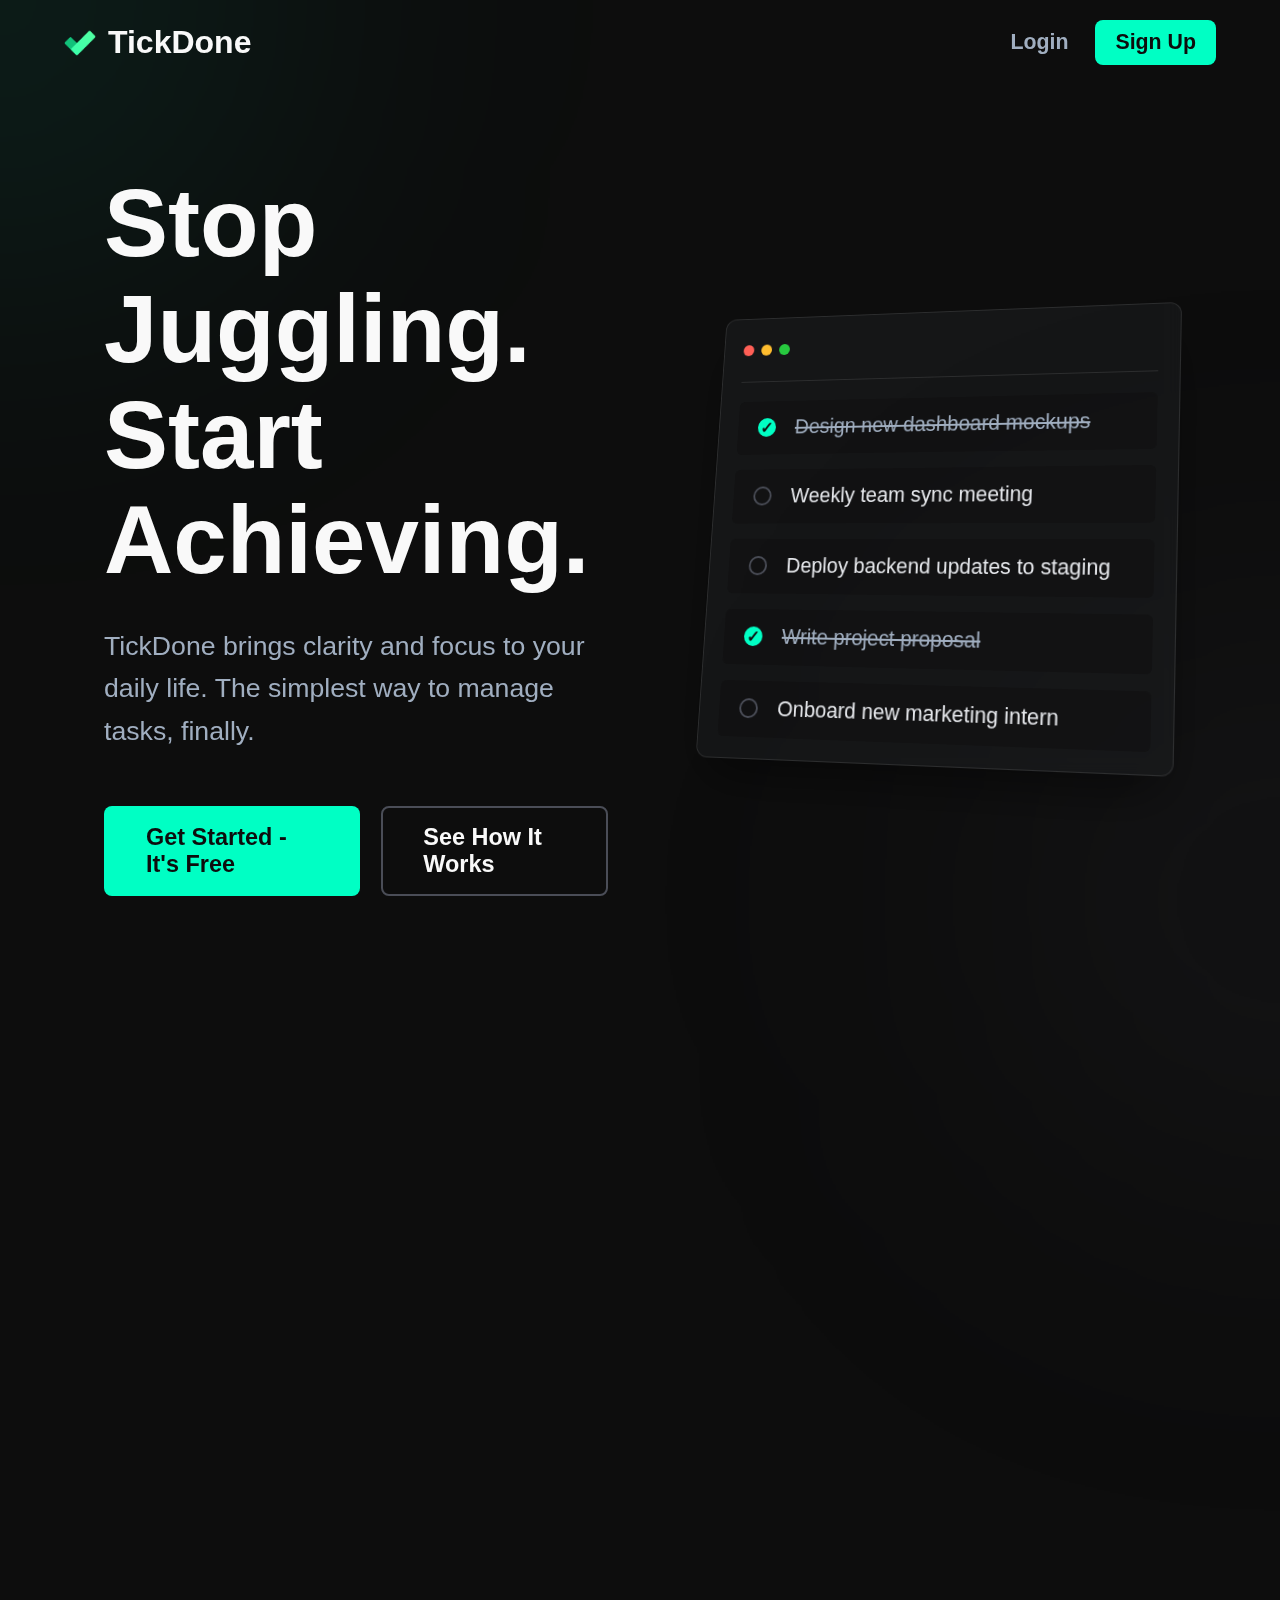
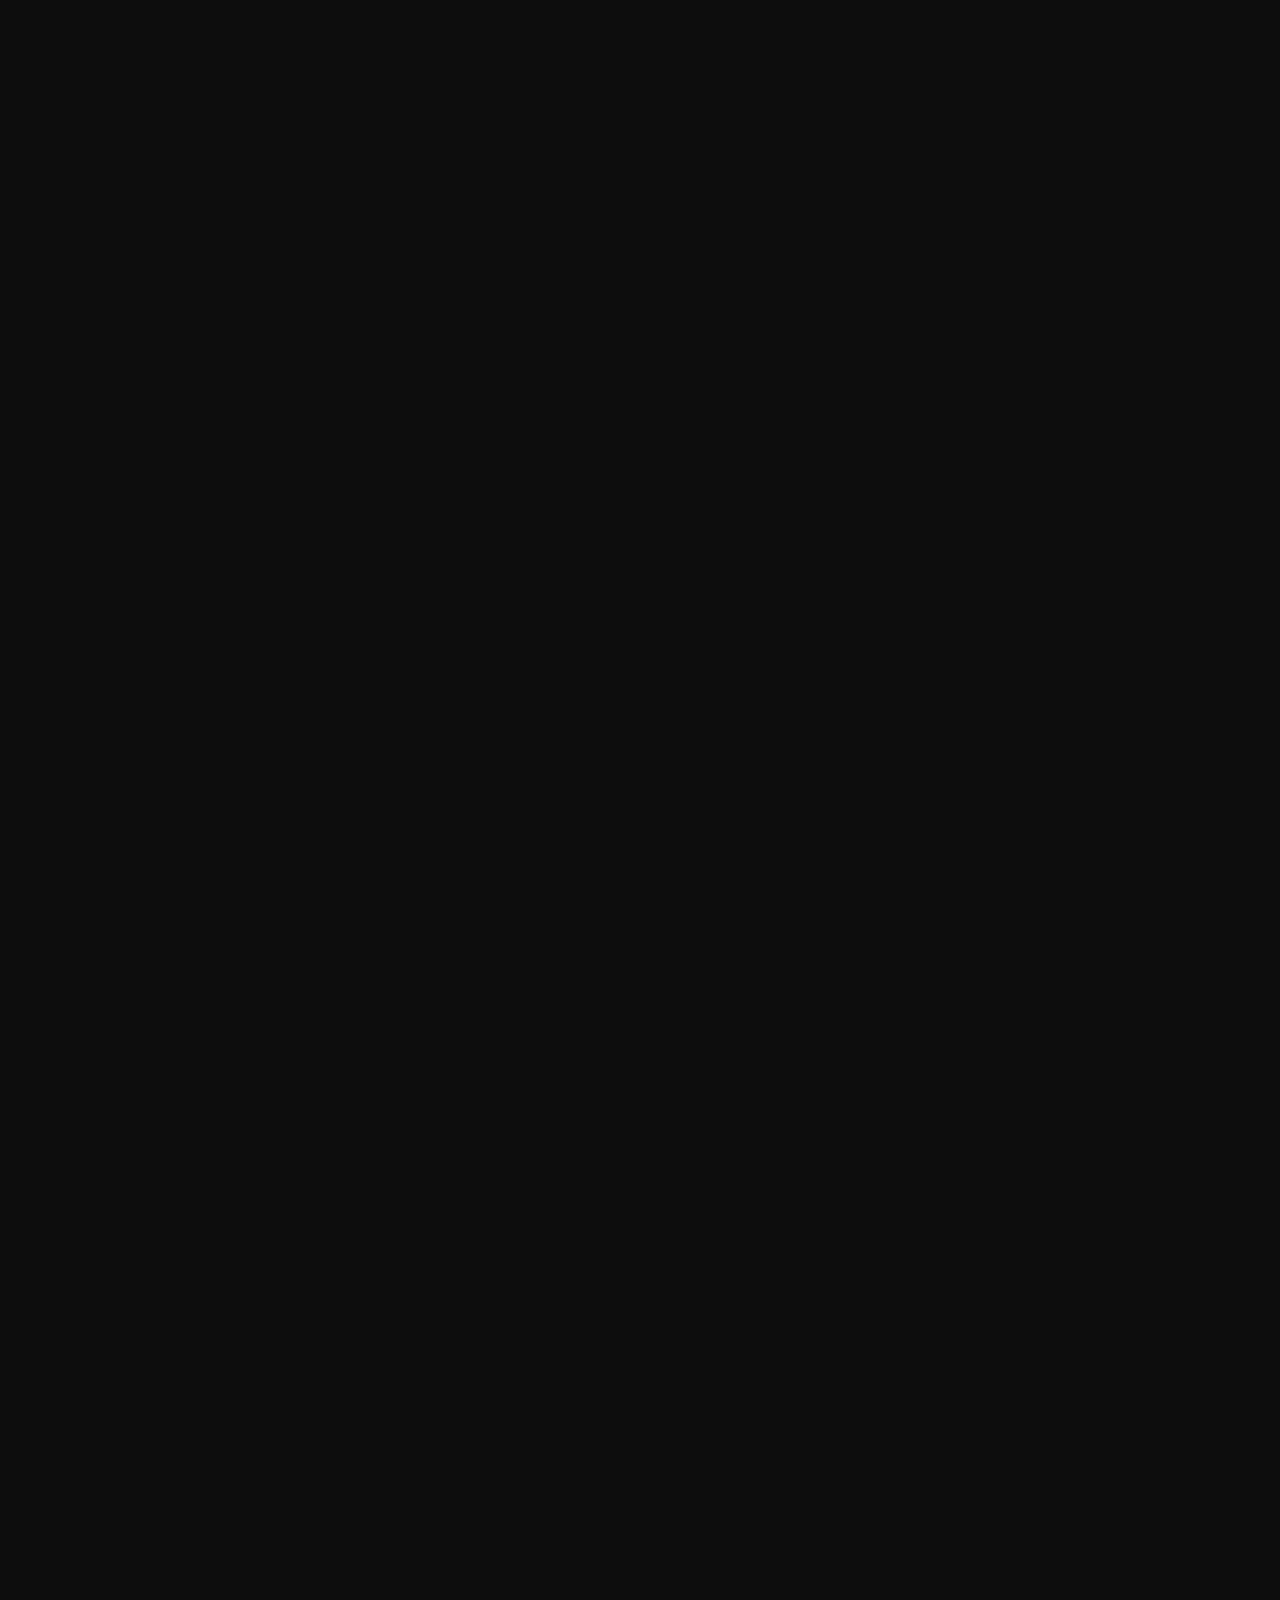
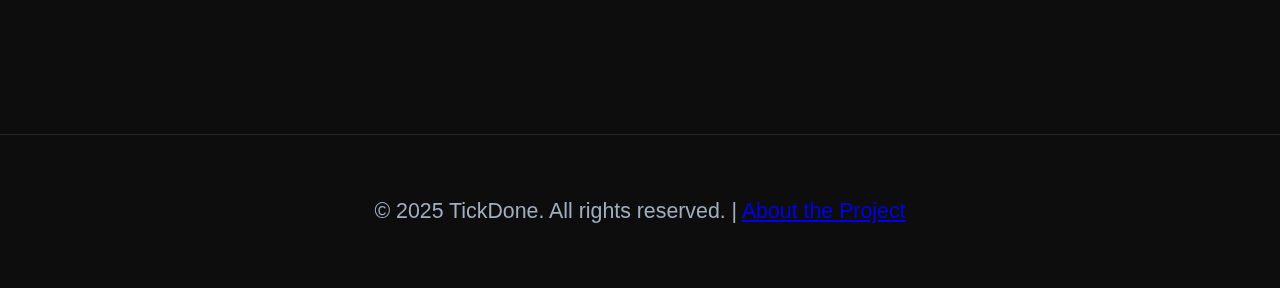
<file: docs/index.html>
<!DOCTYPE html>
<html lang="en">
<head>
    <meta charset="UTF-8">
    <meta name="viewport" content="width=device-width, initial-scale=1.0">
    <title>TickDone - Effortless Task Management</title>
    <link rel="icon" type="image/png" href="./assets/images/logo.png">
    <link rel="stylesheet" href="./assets/css/global.css">
    <link rel="stylesheet" href="./assets/css/landing.css">
    <script src="./assets/js/landing.js" defer></script>
</head>
<body class="landing-page">

    <div class="glow-element top-left"></div>
    <div class="glow-element bottom-right"></div>

    <header id="header" class="landing-header">
        <div class="logo">
            <img src="./assets/images/logo.png" alt="TickDone Logo">
            <span>TickDone</span>
        </div>
        <nav class="landing-nav">
            <a href="index.html" class="nav-link">Login</a>
            <a href="index.html" class="nav-button">Sign Up</a>
        </nav>
    </header>

    <main>
        <section class="hero-section">
            <div class="hero-content animate-on-scroll">
                <h1>Stop Juggling. Start Achieving.</h1>
                <p>TickDone brings clarity and focus to your daily life. The simplest way to manage tasks, finally.</p>
                <div class="hero-buttons">
                    <a href="index.html" class="cta-button primary large">Get Started - It's Free</a>
                    <a href="#showcase" class="cta-button secondary large">See How It Works</a>
                </div>
            </div>
            <div class="hero-graphic-container animate-on-scroll">
                <div class="hero-graphic" id="hero-graphic">
                    <div class="mock-browser-header">
                        <div class="dots">
                            <span></span><span></span><span></span>
                        </div>
                    </div>
                    <div class="mock-browser-content">
                        <div class="task-item done">
                            <div class="check-icon">✓</div>
                            <p>Design new dashboard mockups</p>
                        </div>
                        <div class="task-item">
                            <div class="check-icon"></div>
                            <p>Weekly team sync meeting</p>
                        </div>
                        <div class="task-item">
                            <div class="check-icon"></div>
                            <p>Deploy backend updates to staging</p>
                        </div>
                        <div class="task-item done">
                            <div class="check-icon">✓</div>
                            <p>Write project proposal</p>
                        </div>
                         <div class="task-item">
                            <div class="check-icon"></div>
                            <p>Onboard new marketing intern</p>
                        </div>
                    </div>
                </div>
            </div>
        </section>

        <section id="features" class="features-section">
             <div class="section-title animate-on-scroll">
                <h2>Your Trusted Partner in <span class="highlight">Productivity</span></h2>
                <p>Focus on what matters. We'll handle the rest with features designed for clarity and efficiency.</p>
            </div>
            <div class="features-grid">
                <div class="feature-card animate-on-scroll">
                    <div class="feature-icon">
                        <svg xmlns="http://www.w3.org/2000/svg" width="24" height="24" viewBox="0 0 24 24" fill="none" stroke="currentColor" stroke-width="2" stroke-linecap="round" stroke-linejoin="round"><path d="M20 7h-9"/><path d="M14 17H5"/><circle cx="17" cy="17" r="3"/><circle cx="7" cy="7" r="3"/></svg>
                    </div>
                    <h3>Intuitive Design</h3>
                    <p>No clutter, no learning curve. Easily add, manage, and complete tasks with a minimalist interface that gets out of your way.</p>
                </div>
                <div class="feature-card animate-on-scroll">
                    <div class="feature-icon">
                       <svg xmlns="http://www.w3.org/2000/svg" width="24" height="24" viewBox="0 0 24 24" fill="none" stroke="currentColor" stroke-width="2" stroke-linecap="round" stroke-linejoin="round"><path d="M21 17a2 2 0 0 1-2 2H5a2 2 0 0 1-2-2V7a2 2 0 0 1 2-2h10l4 4v6z"/><path d="M8 17.5a2.5 2.5 0 0 1 0-5 2.5 2.5 0 0 1 0 5z"/><path d="M12 7v4h4"/></svg>
                    </div>
                    <h3>Smart Organization</h3>
                    <p>Categorize tasks with custom lists, and see what's due today or upcoming at a glance. Never miss a deadline again.</p>
                </div>
                <div class="feature-card animate-on-scroll">
                    <div class="feature-icon">
                        <svg xmlns="http://www.w3.org/2000/svg" width="24" height="24" viewBox="0 0 24 24" fill="none" stroke="currentColor" stroke-width="2" stroke-linecap="round" stroke-linejoin="round"><rect x="3" y="11" width="18" height="11" rx="2" ry="2"/><path d="M7 11V7a5 5 0 0 1 10 0v4"/></svg>
                    </div>
                    <h3>Secure & Private</h3>
                    <p>Your data is protected with robust authentication. Focus on your tasks with the peace of mind that your privacy is safe.</p>
                </div>
            </div>
        </section>

        <section id="showcase" class="showcase-section">
            <div class="showcase-graphic-container animate-on-scroll">
                <div class="showcase-graphic" id="showcase-graphic">
                    <img src="./assets/images/app-mockup.png" alt="TickDone Application Interface">
                </div>
            </div>
            <div class="showcase-content animate-on-scroll">
                <h2 class="section-title-small">From Clutter to Clarity.</h2>
                <p>Visualize your workflow with a clean, intuitive interface. TickDone's dashboard gives you a bird's-eye view of all your lists and tasks, so you can focus on what's next without distractions.</p>
                <a href="index.html" class="cta-button primary">Start Organizing</a>
            </div>
        </section>

        <section class="cta-banner-section">
            <div class="cta-banner animate-on-scroll">
                <h2>Ready to Boost Your Productivity?</h2>
                <p>Join thousands of users transforming the way they manage tasks. Sign up today and reclaim your focus.</p>
                <a href="index.html" class="cta-button primary large">Sign Up For Free</a>
            </div>
        </section>

    </main>
    
    <footer class="landing-footer">
        <p>&copy; 2025 TickDone. All rights reserved. | <a href="about.html" class="footer-link">About the Project</a></p>
    </footer>

</body>
</html>
</file>
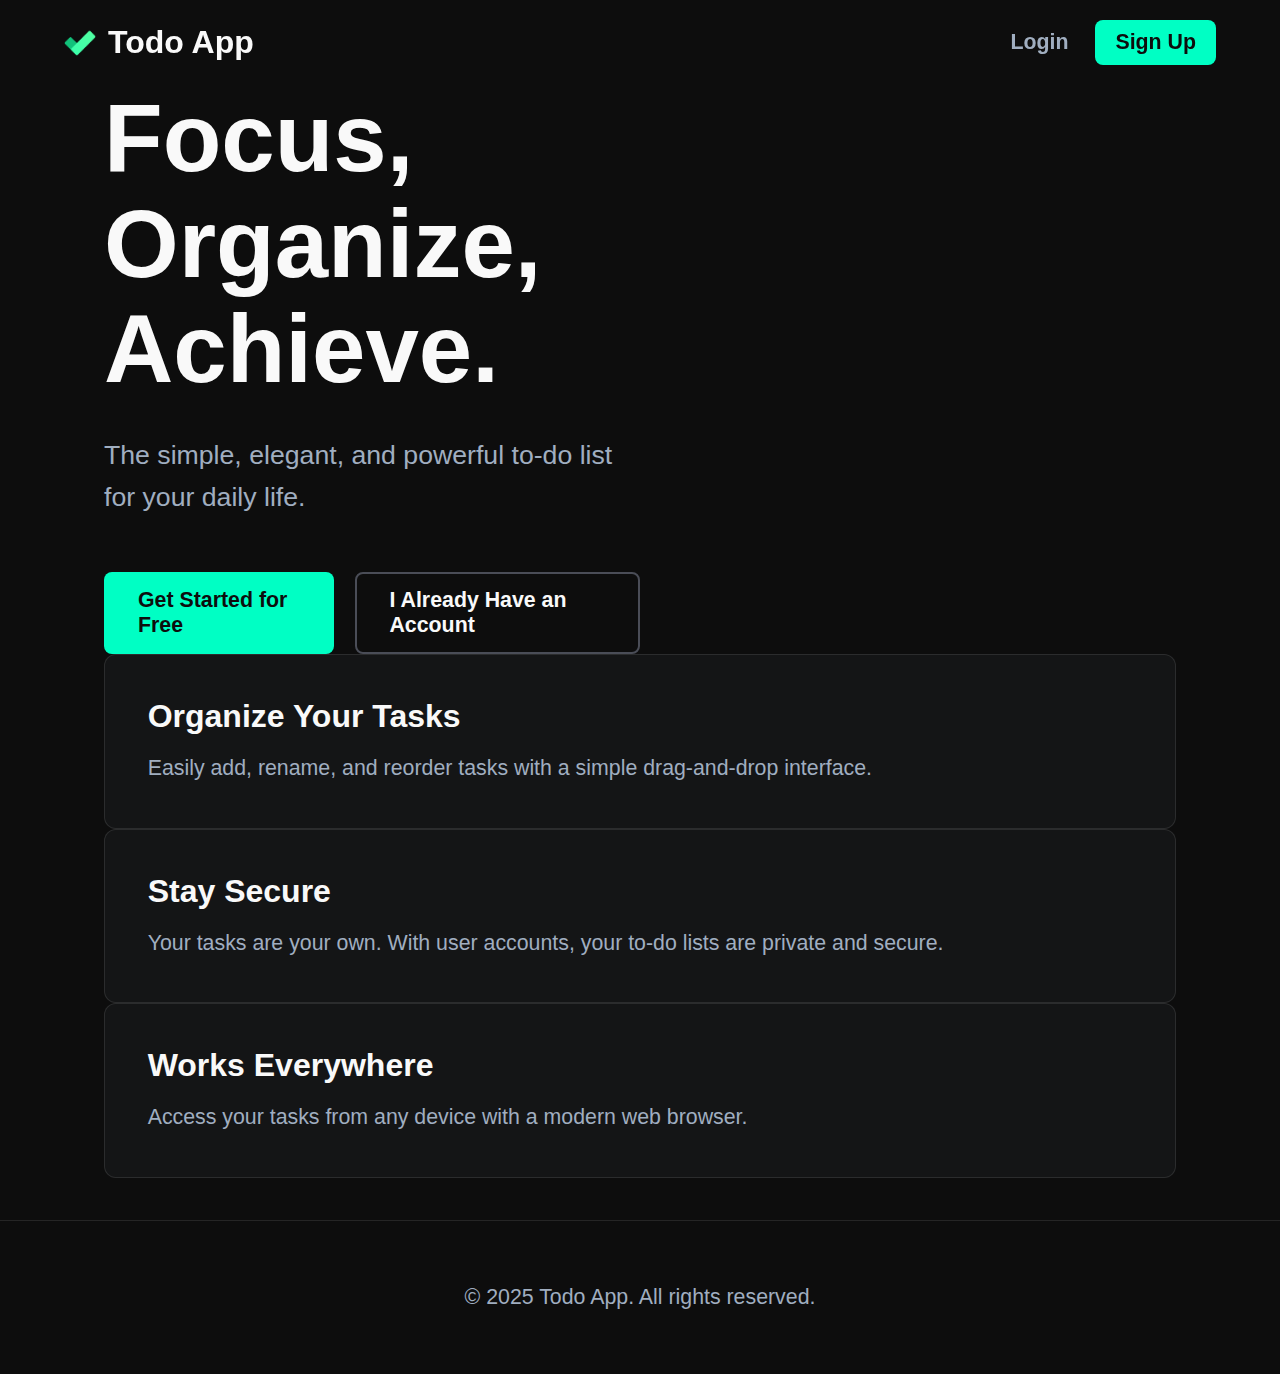
<file: TickDone/index.html>
<!DOCTYPE html>
<html lang="en">
<head>
    <meta charset="UTF-8">
    <meta name="viewport" content="width=device-width, initial-scale=1.0">
    <title>Todo App - Organize Your Life</title>
    <link rel="icon" type="image/png" href="./assets/images/logo.png">
    <link rel="stylesheet" href="./assets/css/global.css">
    <link rel="stylesheet" href="./assets/css/landing.css">
</head>
<body class="landing-page">
    <header class="landing-header">
        <div class="logo">
            <img src="./assets/images/logo.png" alt="Todo App Logo" height="40">
            <span>Todo App</span>
        </div>
        <nav class="landing-nav">
            <a href="login.html" class="nav-link">Login</a>
            <a href="registration.html" class="nav-button">Sign Up</a>
        </nav>
    </header>

    <main>
        <section class="hero">
            <div class="hero-content">
                <h1 class="hero-title">Focus, Organize, Achieve.</h1>
                <p class="hero-subtitle">The simple, elegant, and powerful to-do list for your daily life.</p>
                <div class="hero-buttons">
                    <a href="registration.html" class="cta-button primary">Get Started for Free</a>
                    <a href="login.html" class="cta-button secondary">I Already Have an Account</a>
                </div>
            </div>
        </section>

        <section class="features">
            <div class="feature-card">
                <h3>Organize Your Tasks</h3>
                <p>Easily add, rename, and reorder tasks with a simple drag-and-drop interface.</p>
            </div>
            <div class="feature-card">
                <h3>Stay Secure</h3>
                <p>Your tasks are your own. With user accounts, your to-do lists are private and secure.</p>
            </div>
            <div class="feature-card">
                <h3>Works Everywhere</h3>
                <p>Access your tasks from any device with a modern web browser.</p>
            </div>
        </section>
    </main>

    <footer class="landing-footer">
        <p>&copy; 2025 Todo App. All rights reserved.</p>
    </footer>
</body>
</html>
</file>
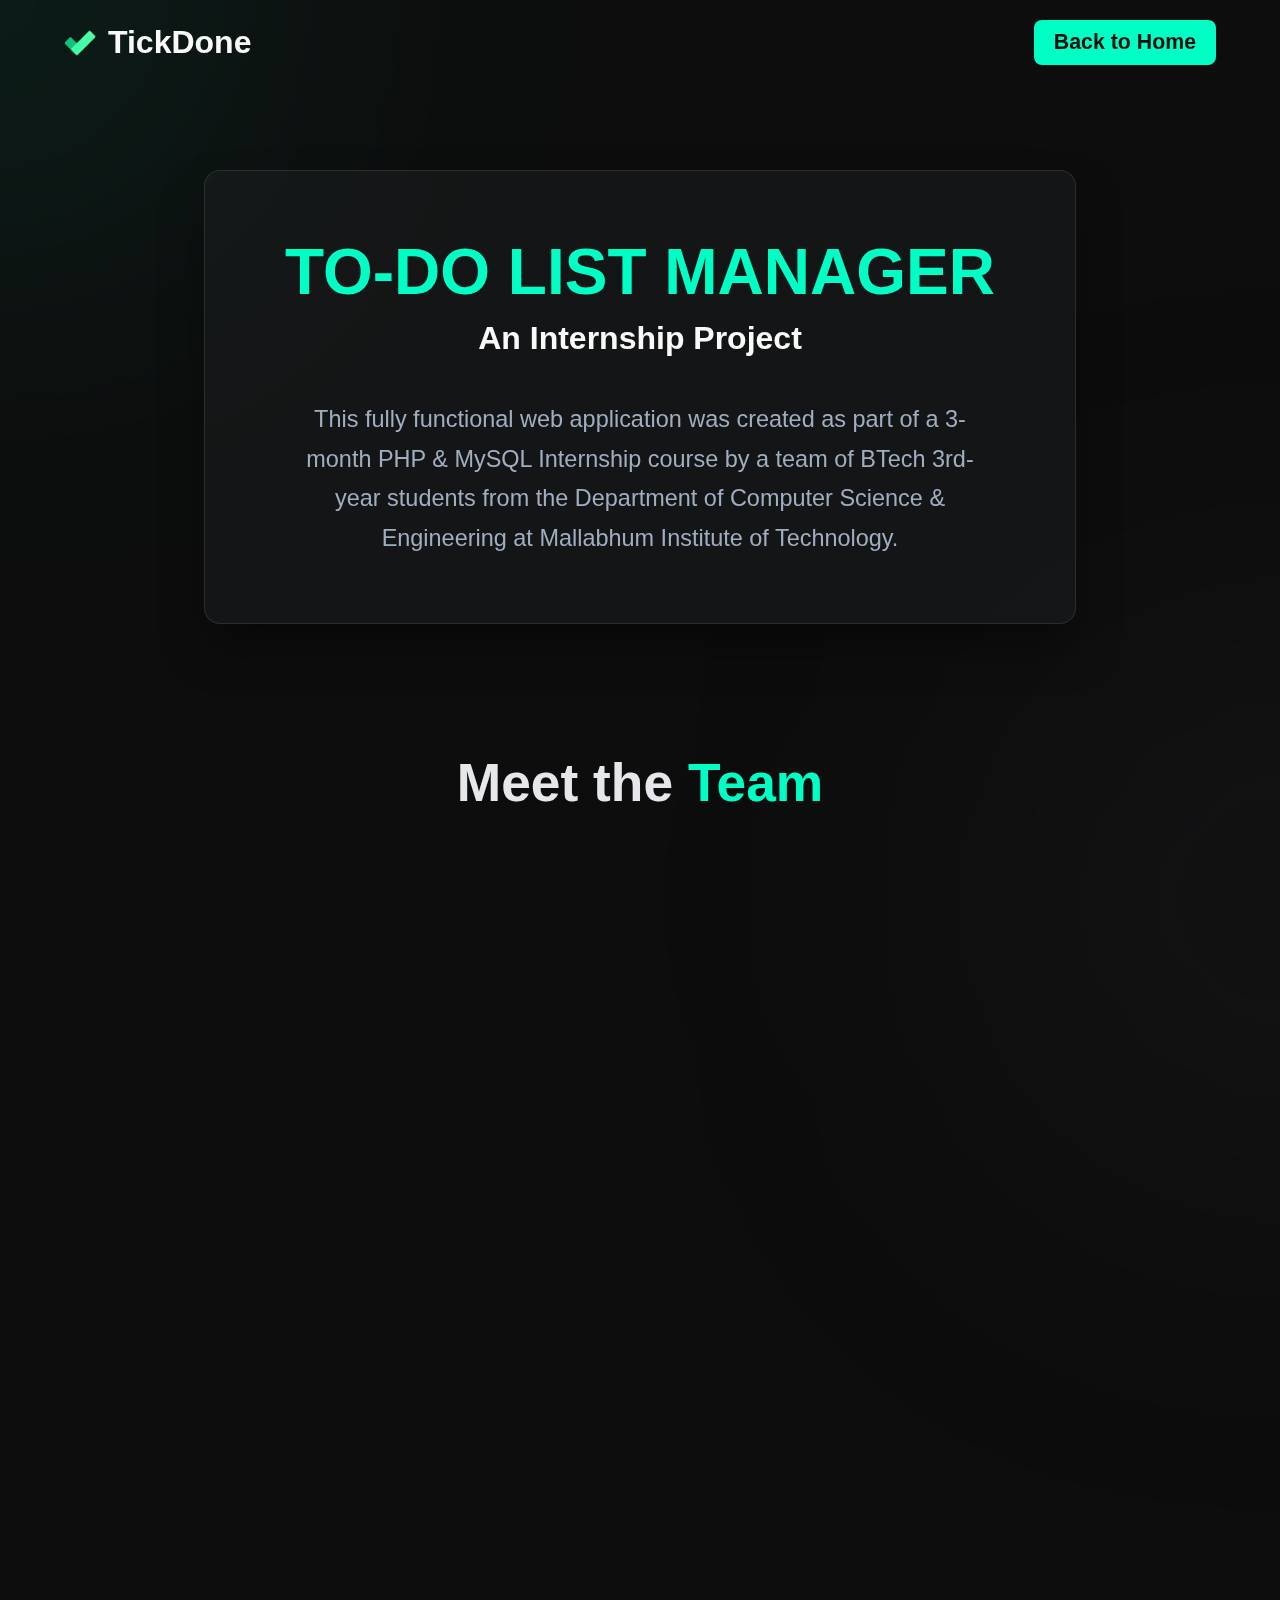
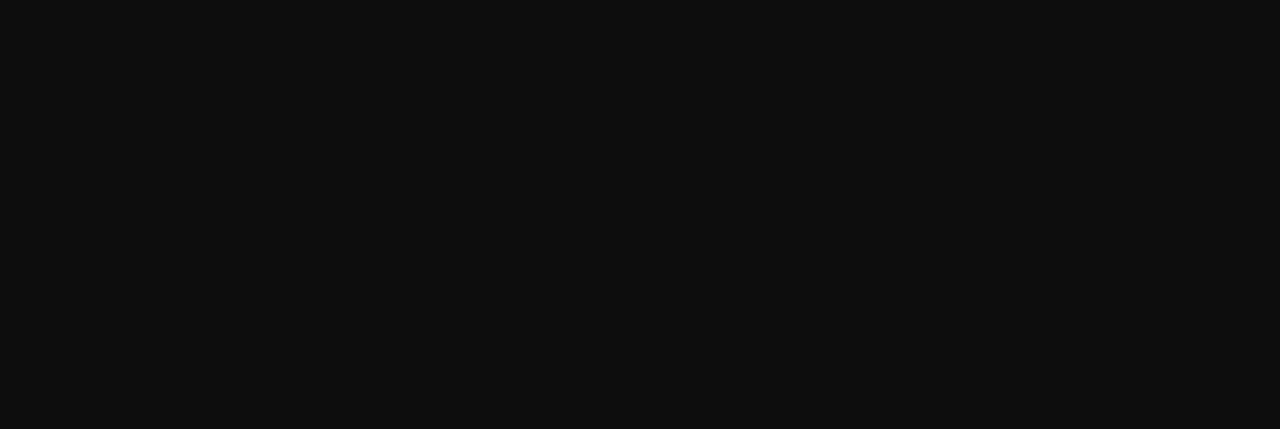
<file: docs/about.html>
<!DOCTYPE html>
<html lang="en">
<head>
    <meta charset="UTF-8">
    <meta name="viewport" content="width=device-width, initial-scale=1.0">
    <title>About TickDone Project</title>
    <link rel="icon" type="image/png" href="./assets/images/logo.png">
    <link rel="stylesheet" href="./assets/css/global.css">
    <link rel="stylesheet" href="./assets/css/about.css">
    <script src="./assets/js/about.js" defer></script>
</head>
<body class="about-page">

    <!-- Background Glows -->
    <div class="glow-element top-left"></div>
    <div class="glow-element bottom-right"></div>

    <!-- Header -->
    <header id="header" class="about-header">
        <a href="index.html" class="logo">
            <img src="./assets/images/logo.png" alt="TickDone Logo">
            <span>TickDone</span>
        </a>
        <nav class="about-nav">
            <a href="index.html" class="nav-button">Back to Home</a>
        </nav>
    </header>

    <main class="about-main">
        <!-- Project Info Section -->
        <section class="project-info-section">
            <div class="project-card animate-on-scroll">
                <h1 class="project-title">To-Do List Manager</h1>
                <h2 class="project-subtitle">An Internship Project</h2>
                <p class="project-description">
                    This fully functional web application was created as part of a 3-month PHP & MySQL Internship course by a team of BTech 3rd-year students from the Department of Computer Science & Engineering at Mallabhum Institute of Technology.
                </p>
            </div>
        </section>

        <!-- Team Section -->
        <section class="team-section">
            <div class="section-title animate-on-scroll">
                <h2>Meet the <span class="highlight">Team</span></h2>
            </div>
            <div class="team-grid">
                <!-- Team Member Card -->
                <div class="team-card animate-on-scroll">
                    <div class="team-card-icon">
                        <svg xmlns="http://www.w3.org/2000/svg" viewBox="0 0 24 24" fill="currentColor"><path d="M12 2C6.48 2 2 6.48 2 12s4.48 10 10 10 10-4.48 10-10S17.52 2 12 2zm0 4c1.93 0 3.5 1.57 3.5 3.5S13.93 13 12 13s-3.5-1.57-3.5-3.5S10.07 6 12 6zm0 14c-2.03 0-4.43-.82-6.14-2.88a9.947 9.947 0 0 1 12.28 0C16.43 19.18 14.03 20 12 20z"></path></svg>
                    </div>
                    <h3>Birendra Nath Nandi</h3>
                    <p>Team Leader</p>
                </div>
                 <!-- Team Member Card -->
                <div class="team-card animate-on-scroll">
                    <div class="team-card-icon">
                        <svg xmlns="http://www.w3.org/2000/svg" viewBox="0 0 24 24" fill="currentColor"><path d="M12 2C6.48 2 2 6.48 2 12s4.48 10 10 10 10-4.48 10-10S17.52 2 12 2zm0 4c1.93 0 3.5 1.57 3.5 3.5S13.93 13 12 13s-3.5-1.57-3.5-3.5S10.07 6 12 6zm0 14c-2.03 0-4.43-.82-6.14-2.88a9.947 9.947 0 0 1 12.28 0C16.43 19.18 14.03 20 12 20z"></path></svg>
                    </div>
                    <h3>Soumyadeep Chatterjee</h3>
                    <p>Team Member</p>
                </div>
                 <!-- Team Member Card -->
                <div class="team-card animate-on-scroll">
                    <div class="team-card-icon">
                       <svg xmlns="http://www.w3.org/2000/svg" viewBox="0 0 24 24" fill="currentColor"><path d="M12 2C6.48 2 2 6.48 2 12s4.48 10 10 10 10-4.48 10-10S17.52 2 12 2zm0 4c1.93 0 3.5 1.57 3.5 3.5S13.93 13 12 13s-3.5-1.57-3.5-3.5S10.07 6 12 6zm0 14c-2.03 0-4.43-.82-6.14-2.88a9.947 9.947 0 0 1 12.28 0C16.43 19.18 14.03 20 12 20z"></path></svg>
                    </div>
                    <h3>Soumyadeb Chakraborty</h3>
                    <p>Team Member</p>
                </div>
                 <!-- Team Member Card -->
                <div class="team-card animate-on-scroll">
                    <div class="team-card-icon">
                        <svg xmlns="http://www.w3.org/2000/svg" viewBox="0 0 24 24" fill="currentColor"><path d="M12 2C6.48 2 2 6.48 2 12s4.48 10 10 10 10-4.48 10-10S17.52 2 12 2zm0 4c1.93 0 3.5 1.57 3.5 3.5S13.93 13 12 13s-3.5-1.57-3.5-3.5S10.07 6 12 6zm0 14c-2.03 0-4.43-.82-6.14-2.88a9.947 9.947 0 0 1 12.28 0C16.43 19.18 14.03 20 12 20z"></path></svg>
                    </div>
                    <h3>Pranay Dey</h3>
                    <p>Team Member</p>
                </div>
                 <!-- Team Member Card -->
                <div class="team-card animate-on-scroll">
                    <div class="team-card-icon">
                        <svg xmlns="http://www.w3.org/2000/svg" viewBox="0 0 24 24" fill="currentColor"><path d="M12 2C6.48 2 2 6.48 2 12s4.48 10 10 10 10-4.48 10-10S17.52 2 12 2zm0 4c1.93 0 3.5 1.57 3.5 3.5S13.93 13 12 13s-3.5-1.57-3.5-3.5S10.07 6 12 6zm0 14c-2.03 0-4.43-.82-6.14-2.88a9.947 9.947 0 0 1 12.28 0C16.43 19.18 14.03 20 12 20z"></path></svg>
                    </div>
                    <h3>Subhadip Dey</h3>
                    <p>Team Member</p>
                </div>
                 <!-- Team Member Card -->
                <div class="team-card animate-on-scroll">
                    <div class="team-card-icon">
                        <svg xmlns="http://www.w3.org/2000/svg" viewBox="0 0 24 24" fill="currentColor"><path d="M12 2C6.48 2 2 6.48 2 12s4.48 10 10 10 10-4.48 10-10S17.52 2 12 2zm0 4c1.93 0 3.5 1.57 3.5 3.5S13.93 13 12 13s-3.5-1.57-3.5-3.5S10.07 6 12 6zm0 14c-2.03 0-4.43-.82-6.14-2.88a9.947 9.947 0 0 1 12.28 0C16.43 19.18 14.03 20 12 20z"></path></svg>
                    </div>
                    <h3>Subhadeep Patra</h3>
                    <p>Team Member</p>
                </div>
                 <!-- Team Member Card -->
                <div class="team-card animate-on-scroll">
                    <div class="team-card-icon">
                       <svg xmlns="http://www.w3.org/2000/svg" viewBox="0 0 24 24" fill="currentColor"><path d="M12 2C6.48 2 2 6.48 2 12s4.48 10 10 10 10-4.48 10-10S17.52 2 12 2zm0 4c1.93 0 3.5 1.57 3.5 3.5S13.93 13 12 13s-3.5-1.57-3.5-3.5S10.07 6 12 6zm0 14c-2.03 0-4.43-.82-6.14-2.88a9.947 9.947 0 0 1 12.28 0C16.43 19.18 14.03 20 12 20z"></path></svg>
                    </div>
                    <h3>Swadesh Nemo</h3>
                    <p>Team Member</p>
                </div>
            </div>
        </section>
    </main>
</body>
</html>
</file>
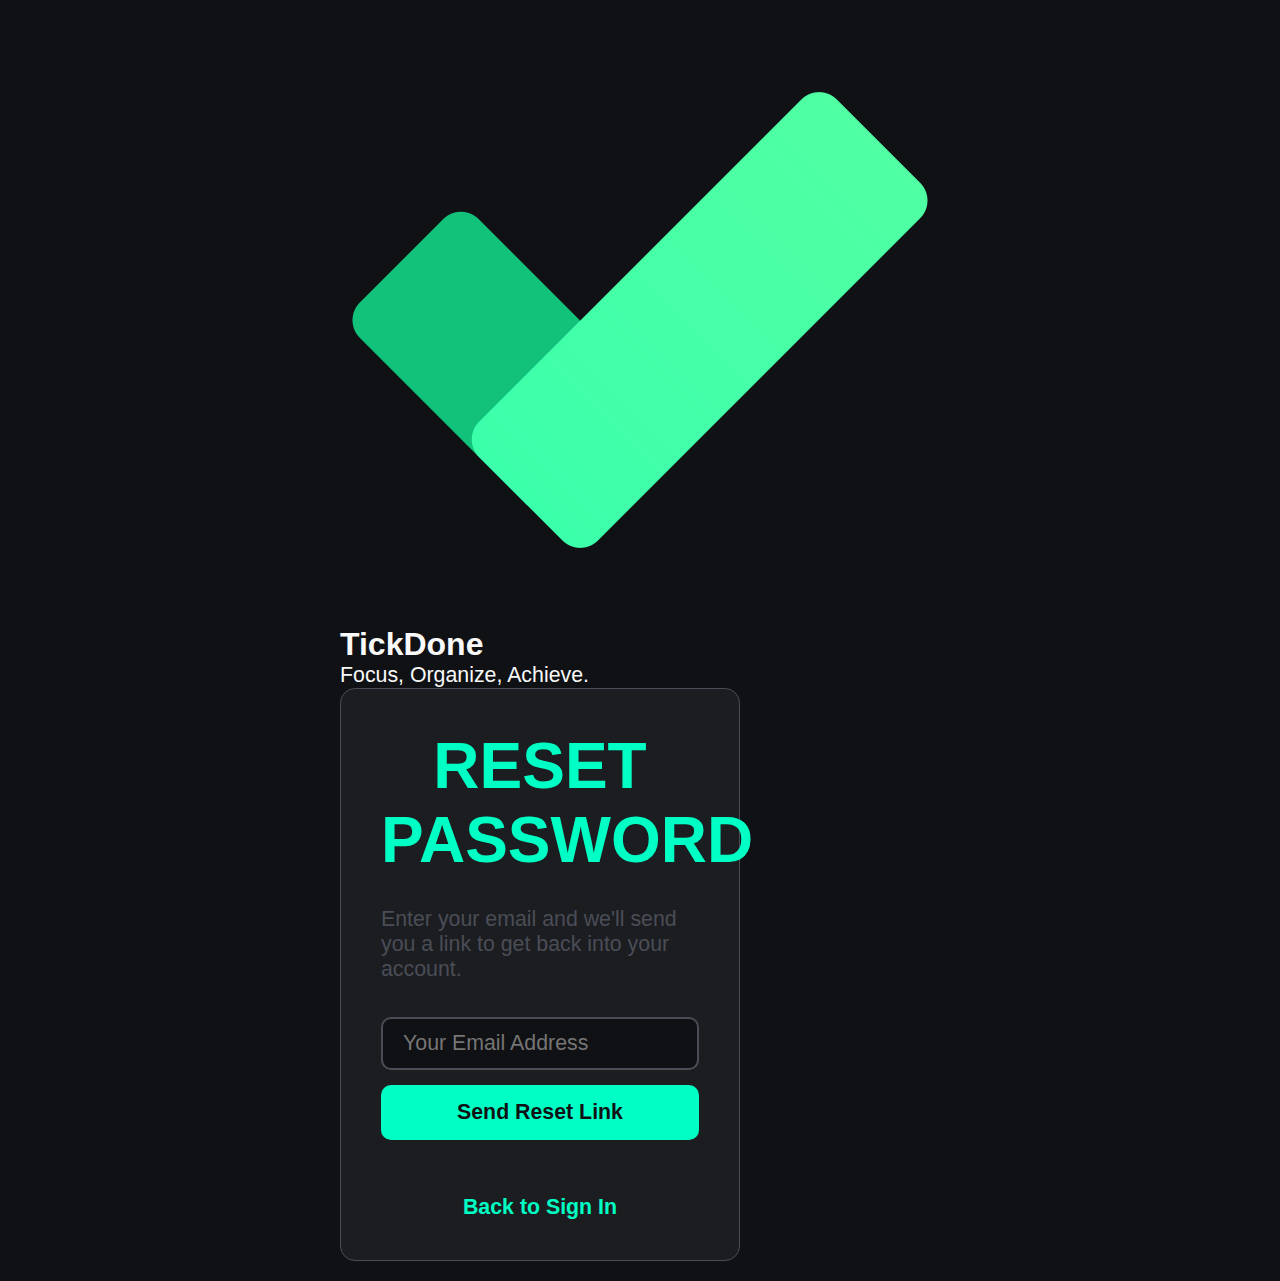
<file: TickDone/forgot_password.html>
<!DOCTYPE html>
<html lang="en">
<head>
    <meta charset="UTF-8">
    <title>Forgot Password - TickDone</title>
    <link rel="icon" type="image/png" href="./assets/images/logo.png">
    <link rel="stylesheet" href="./assets/css/global.css">
    <link rel="stylesheet" href="./assets/css/auth.css">
</head>
<body>
    <div class="auth-container">
        <div class="auth-panel-left">
            <img src="./assets/images/logo.png" alt="TickDone Logo">
            <h2>TickDone</h2>
            <p>Focus, Organize, Achieve.</p>
        </div>

        <div class="auth-panel-right">
            <div class="auth-wrapper">
                <h1>Reset Password</h1>
                <p style="text-align: left; color: var(--secondary-color); margin-bottom: 15px; font-size: 1rem;">Enter your email and we'll send you a link to get back into your account.</p>
                <form id="forgot-form" class="auth-form">
                    <div class="input-group">
                        <input type="email" id="email" class="auth-input" placeholder="Your Email Address" required>
                        <span class="validation-message"></span>
                    </div>
                    <button type="submit" class="auth-button">
                        <span class="button-text">Send Reset Link</span>
                        <div class="loader"></div>
                    </button>
                    <p id="form-message"></p>
                </form>
                <p class="auth-switch"><a href="login.html">Back to Sign In</a></p>
            </div>
        </div>
    </div>
    <script src="./assets/js/auth.js"></script> 
</body>
</html>
</file>
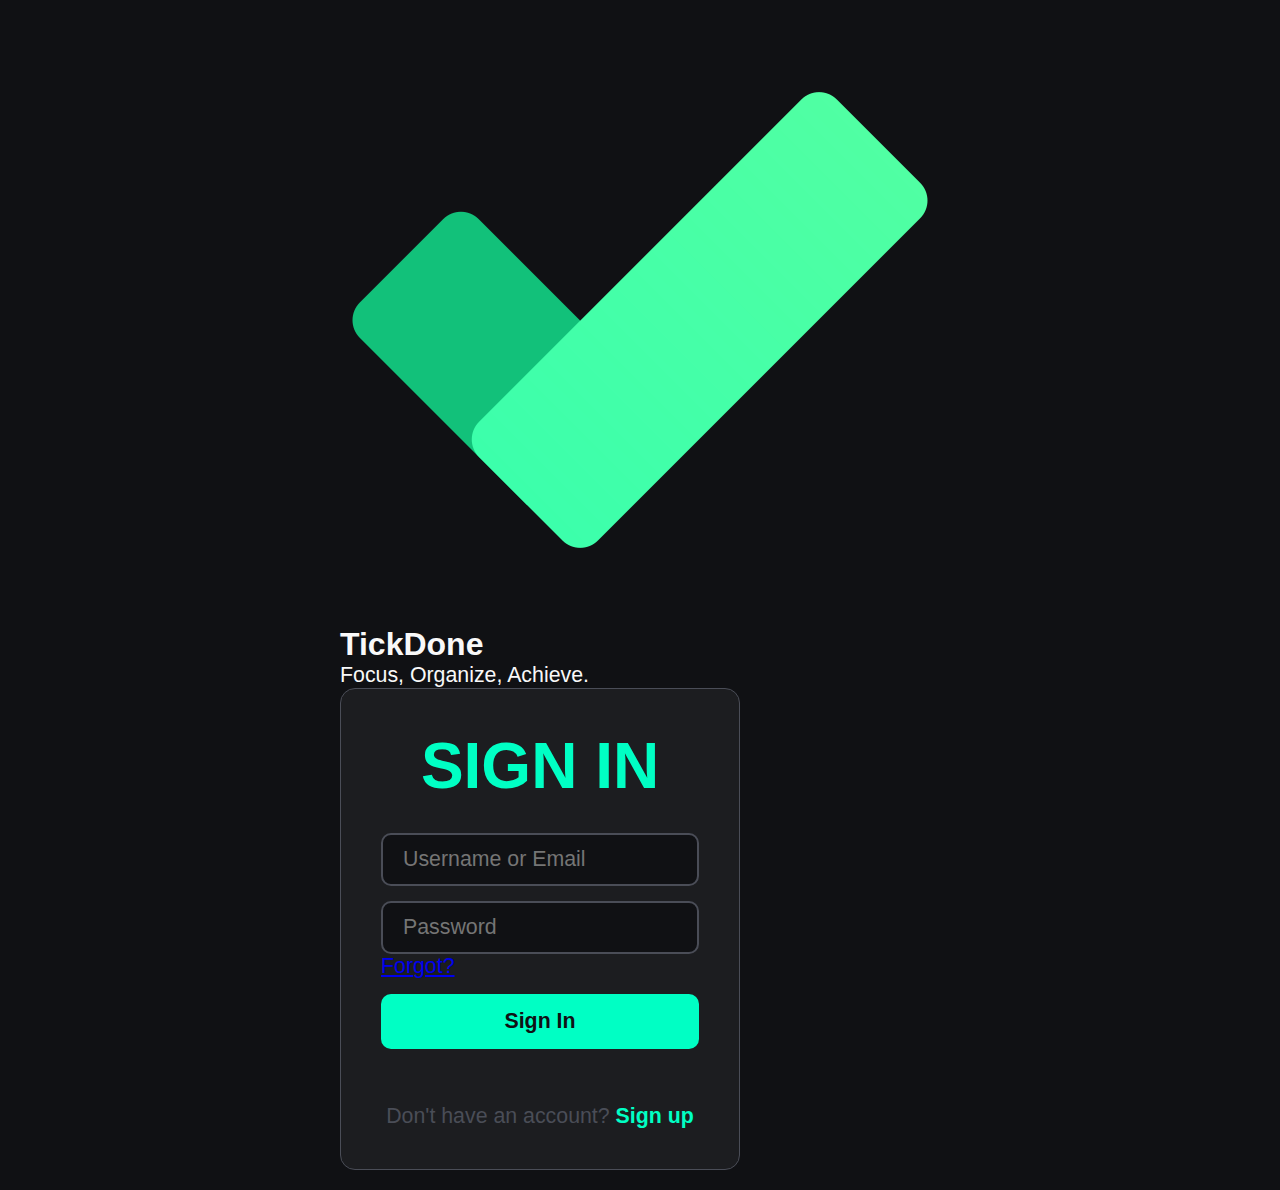
<file: TickDone/login.html>
<!DOCTYPE html>
<html lang="en">
<head>
    <meta charset="UTF-8">
    <meta name="viewport" content="width=device-width, initial-scale=1.0">
    <title>Login - TickDone</title>
    <link rel="icon" type="image/png" href="./assets/images/logo.png">
    <link rel="stylesheet" href="./assets/css/global.css">
    <link rel="stylesheet" href="./assets/css/auth.css">
</head>
<body>
    <div class="auth-container">
        <div class="auth-panel-left">
            <img src="./assets/images/logo.png" alt="TickDone Logo">
            <h2>TickDone</h2>
            <p>Focus, Organize, Achieve.</p>
        </div>

        <div class="auth-panel-right">
            <div class="auth-wrapper">
                <h1>Sign In</h1>
                <form id="login-form" class="auth-form">
                    <input type="text" id="username" class="auth-input" placeholder="Username or Email" autocomplete="username" required>
                    <div class="password-wrapper">
                        <input type="password" id="password" class="auth-input" placeholder="Password" autocomplete="current-password" required>
                        <a href="forgot_password.html" class="forgot-password-link">Forgot?</a>
                    </div>
                    <button type="submit" class="auth-button">
                        <span class="button-text">Sign In</span>
                        <div class="loader"></div>
                    </button>
                    <p id="form-message"></p>
                </form>
                <p class="auth-switch">Don't have an account? <a href="registration.html">Sign up</a></p>
            </div>
        </div>
    </div>

    <script src="./assets/js/auth.js"></script> 
</body>
</html>
</file>
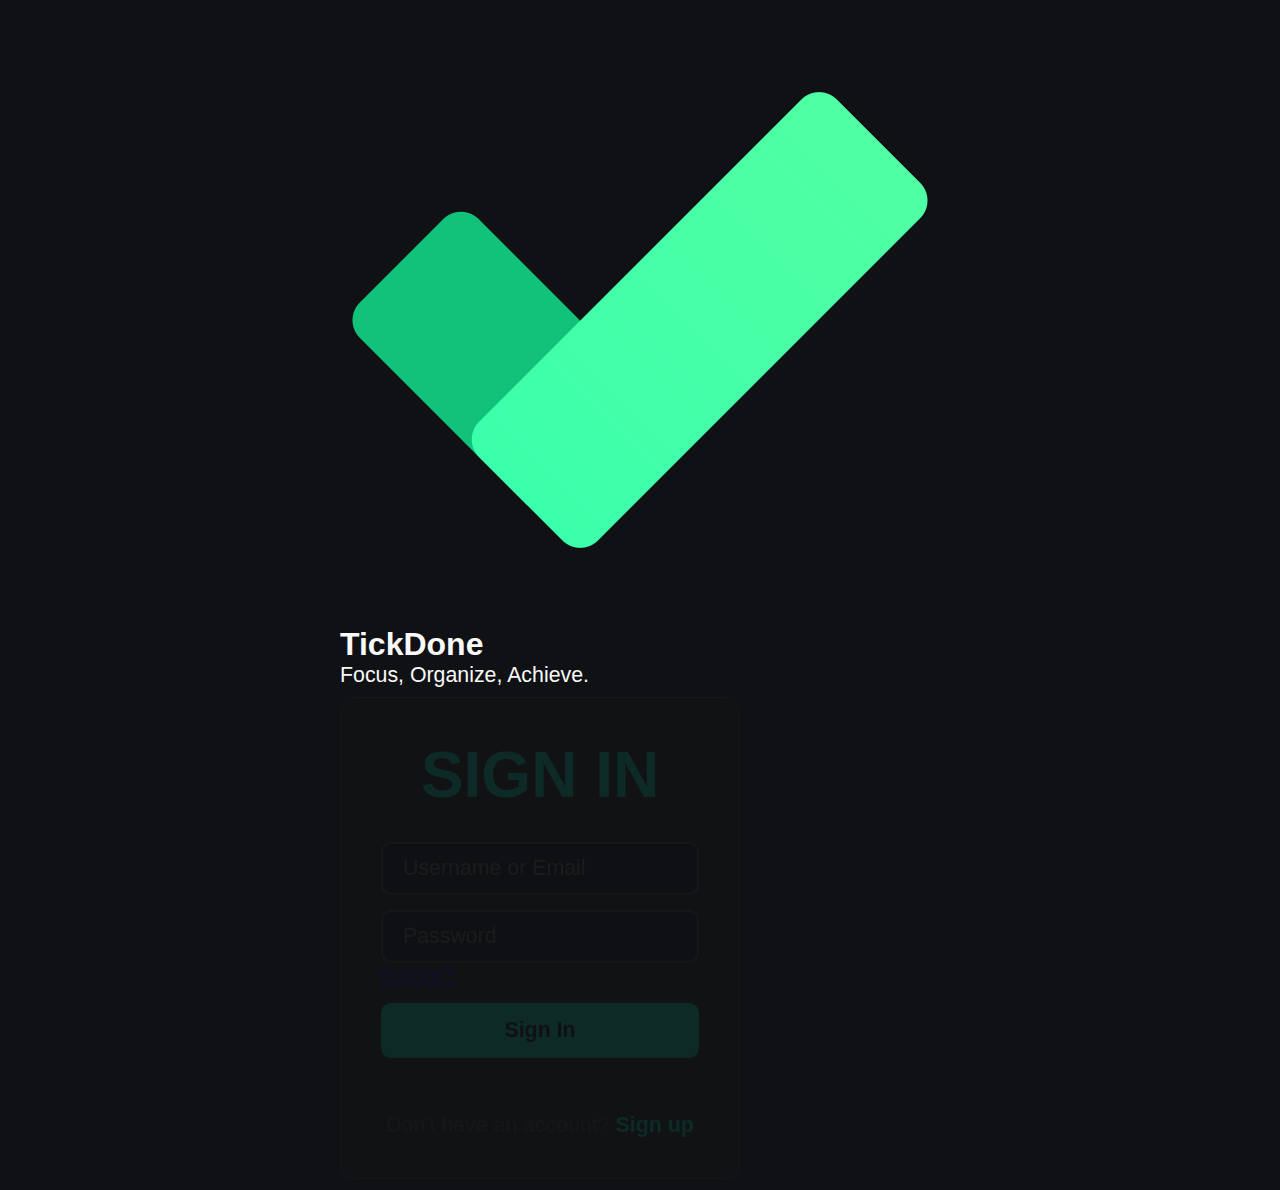
<file: TickDone/profile.html>
<!DOCTYPE html>
<html lang="en">
<head>
    <meta charset="UTF-8">
    <meta name="viewport" content="width=device-width, initial-scale=1.0">
    <title>Your Profile - TickDone</title>
    <link rel="icon" type="image/png" href="./assets/images/logo.png">
    <link rel="stylesheet" href="./assets/css/global.css">
    <link rel="stylesheet" href="./assets/css/profile.css">
</head>
<body>
    <script>
        // Session check to protect the page
        fetch('api/check_session.php')
            .then(response => response.json())
            .then(data => { if (!data.loggedIn) { window.location.href = 'login.html'; } })
            .catch(() => window.location.href = 'login.html');
    </script>

    <div class="profile-page-layout">
        <div class="profile-container">
            <div class="profile-content-grid">
                <div class="profile-identity-card">
                    <img src="./assets/images/logo.png" alt="TickDone Logo">
                    <h2>TickDone</h2>
                    <p>Focus, Organize, Achieve.</p>
                </div>
                <div class="profile-details-card">
                    <h3 class="details-header">Account Information</h3>
                    <div class="details-grid">
                        <div class="detail-item">
                            <label>Username</label>
                            <p id="username">...</p>
                        </div>
                        <div class="detail-item">
                            <label>Email Address</label>
                            <p id="email">...</p>
                        </div>
                        <div class="detail-item">
                            <label>First Name</label>
                            <p id="first-name">...</p>
                        </div>
                        <div class="detail-item">
                            <label>Last Name</label>
                            <p id="last-name">...</p>
                        </div>
                        <div class="detail-item">
                            <label>Age</label>
                            <p id="age">...</p>
                        </div>
                        <div class="detail-item">
                            <label>Joining Date</label>
                            <p id="joining-date">...</p>
                        </div>
                    </div>
                    <div class="profile-actions">
                        <a href="app.html" class="action-button secondary">Dashboard</a>
                        <a href="forgot_password.html" class="action-button primary">Change Password</a>
                    </div>
                </div>
            </div>
        </div>
    </div>

    <script src="./assets/js/profile-view.js"></script>
</body>
</html>
</file>
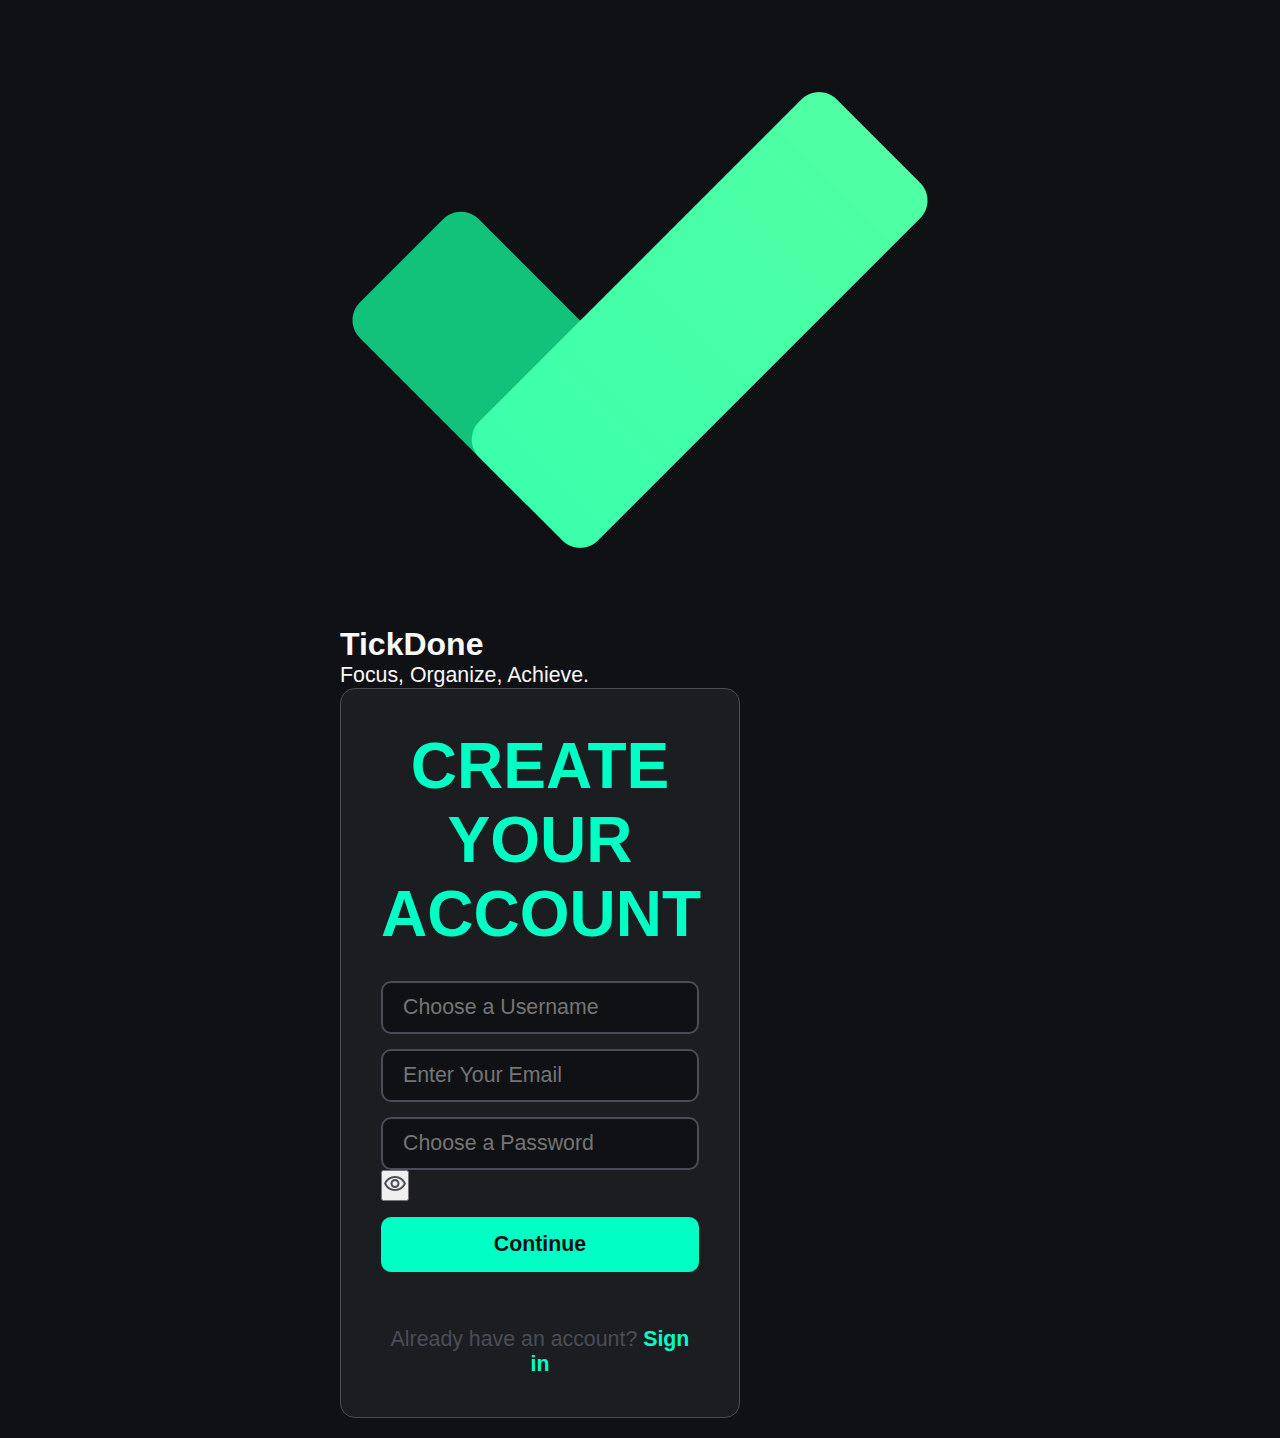
<file: TickDone/registration.html>
<!DOCTYPE html>
<html lang="en">
<head>
    <meta charset="UTF-8">
    <title>Create Account - TickDone</title>
    <link rel="icon" type="image/png" href="./assets/images/logo.png">
    <link rel="stylesheet" href="./assets/css/global.css">
    <link rel="stylesheet" href="./assets/css/auth.css">
</head>
<body>
    <div class="auth-container">
        <!-- Left Panel for Decoration -->
        <div class="auth-panel-left">
            <img src="./assets/images/logo.png" alt="TickDone Logo">
            <h2>TickDone</h2>
            <p>Focus, Organize, Achieve.</p>
        </div>

        <!-- Right Panel for the Form -->
        <div class="auth-panel-right">
            <div class="auth-wrapper">
                <h1>Create Your Account</h1>
                <form id="signup-form" class="auth-form">
                    <!-- Input Group for Username -->
                    <div class="input-group">
                        <input type="text" id="username" class="auth-input" placeholder="Choose a Username" required>
                        <span class="validation-message"></span>
                    </div>
                    <!-- Input Group for Email -->
                    <div class="input-group">
                        <input type="email" id="email" class="auth-input" placeholder="Enter Your Email" required>
                        <span class="validation-message"></span>
                    </div>
                    <!-- Input Group for Password -->
                    <div class="input-group">
                        <div class="password-wrapper">
                            <input type="password" id="password" class="auth-input" placeholder="Choose a Password" required>
                            <button type="button" class="password-toggle">
                                <svg xmlns="http://www.w3.org/2000/svg" height="24px" viewBox="0 0 24 24" width="24px" fill="#4A4D57"><path d="M0 0h24v24H0V0z" fill="none"/><path d="M12 6c3.79 0 7.17 2.13 8.82 5.5C19.17 14.87 15.79 17 12 17s-7.17-2.13-8.82-5.5C4.83 8.13 8.21 6 12 6m0-2C7 4 2.73 7.11 1 11.5 2.73 15.89 7 19 12 19s9.27-3.11 11-7.5C21.27 7.11 17 4 12 4zm0 5c1.38 0 2.5 1.12 2.5 2.5S13.38 14 12 14s-2.5-1.12-2.5-2.5S10.62 9 12 9m0-2c-2.48 0-4.5 2.02-4.5 4.5S9.52 16 12 16s4.5-2.02 4.5-4.5S14.48 7 12 7z"/></svg>
                            </button>
                        </div>
                        <span class="validation-message"></span>
                    </div>
                    
                    <button type="submit" class="auth-button">
                        <span class="button-text">Continue</span>
                        <div class="loader"></div>
                    </button>
                    <p id="form-message"></p>
                </form>
                <p class="auth-switch">Already have an account? <a href="login.html">Sign in</a></p>
            </div>
        </div>
    </div>
    <script src="./assets/js/auth.js"></script> 
</body>
</html>
</file>
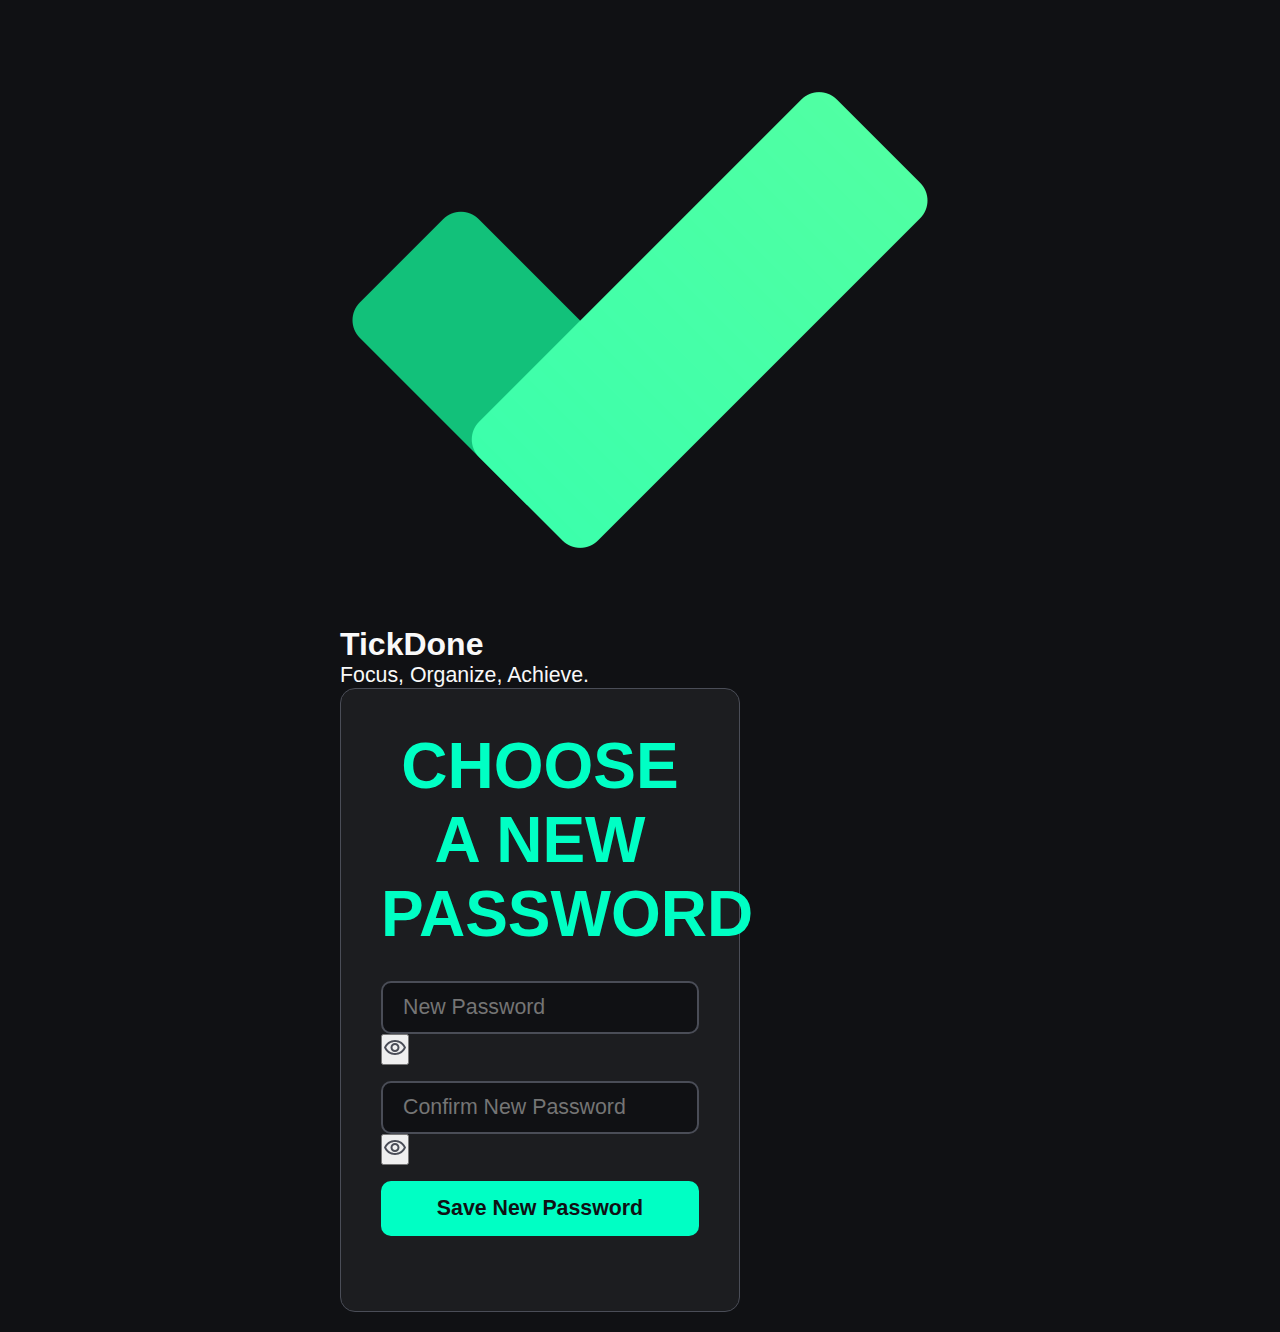
<file: TickDone/reset_password.html>
<!DOCTYPE html>
<html lang="en">
<head>
    <meta charset="UTF-8">
    <title>Reset Password - TickDone</title>
    <link rel="icon" type="image/png" href="./assets/images/logo.png">
    <link rel="stylesheet" href="./assets/css/global.css">
    <link rel="stylesheet" href="./assets/css/auth.css">
</head>
<body>
    <div class="auth-container">
        <div class="auth-panel-left">
            <img src="./assets/images/logo.png" alt="TickDone Logo">
            <h2>TickDone</h2>
            <p>Focus, Organize, Achieve.</p>
        </div>

        <div class="auth-panel-right">
            <div class="auth-wrapper">
                <h1>Choose a New Password</h1>
                <form id="reset-form" class="auth-form">
                    <div class="input-group">
                        <div class="password-wrapper">
                            <input type="password" id="password" class="auth-input" placeholder="New Password" required>
                            <button type="button" class="password-toggle">
                                <svg xmlns="http://www.w3.org/2000/svg" height="24px" viewBox="0 0 24 24" width="24px" fill="#4A4D57"><path d="M0 0h24v24H0V0z" fill="none"/><path d="M12 6c3.79 0 7.17 2.13 8.82 5.5C19.17 14.87 15.79 17 12 17s-7.17-2.13-8.82-5.5C4.83 8.13 8.21 6 12 6m0-2C7 4 2.73 7.11 1 11.5 2.73 15.89 7 19 12 19s9.27-3.11 11-7.5C21.27 7.11 17 4 12 4zm0 5c1.38 0 2.5 1.12 2.5 2.5S13.38 14 12 14s-2.5-1.12-2.5-2.5S10.62 9 12 9m0-2c-2.48 0-4.5 2.02-4.5 4.5S9.52 16 12 16s4.5-2.02 4.5-4.5S14.48 7 12 7z"/></svg>
                            </button>
                        </div>
                        <span class="validation-message"></span>
                    </div>
                    <div class="input-group">
                        <div class="password-wrapper">
                            <input type="password" id="confirm-password" class="auth-input" placeholder="Confirm New Password" required>
                            <button type="button" class="password-toggle">
                                <svg xmlns="http://www.w3.org/2000/svg" height="24px" viewBox="0 0 24 24" width="24px" fill="#4A4D57"><path d="M0 0h24v24H0V0z" fill="none"/><path d="M12 6c3.79 0 7.17 2.13 8.82 5.5C19.17 14.87 15.79 17 12 17s-7.17-2.13-8.82-5.5C4.83 8.13 8.21 6 12 6m0-2C7 4 2.73 7.11 1 11.5 2.73 15.89 7 19 12 19s9.27-3.11 11-7.5C21.27 7.11 17 4 12 4zm0 5c1.38 0 2.5 1.12 2.5 2.5S13.38 14 12 14s-2.5-1.12-2.5-2.5S10.62 9 12 9m0-2c-2.48 0-4.5 2.02-4.5 4.5S9.52 16 12 16s4.5-2.02 4.5-4.5S14.48 7 12 7z"/></svg>
                            </button>
                        </div>
                        <span class="validation-message"></span>
                    </div>
                    <button type="submit" class="auth-button">
                        <span class="button-text">Save New Password</span>
                        <div class="loader"></div>
                    </button>
                    <p id="form-message"></p>
                </form>
            </div>
        </div>
    </div>
    <script src="./assets/js/auth.js"></script> 
</body>
</html>
</file>
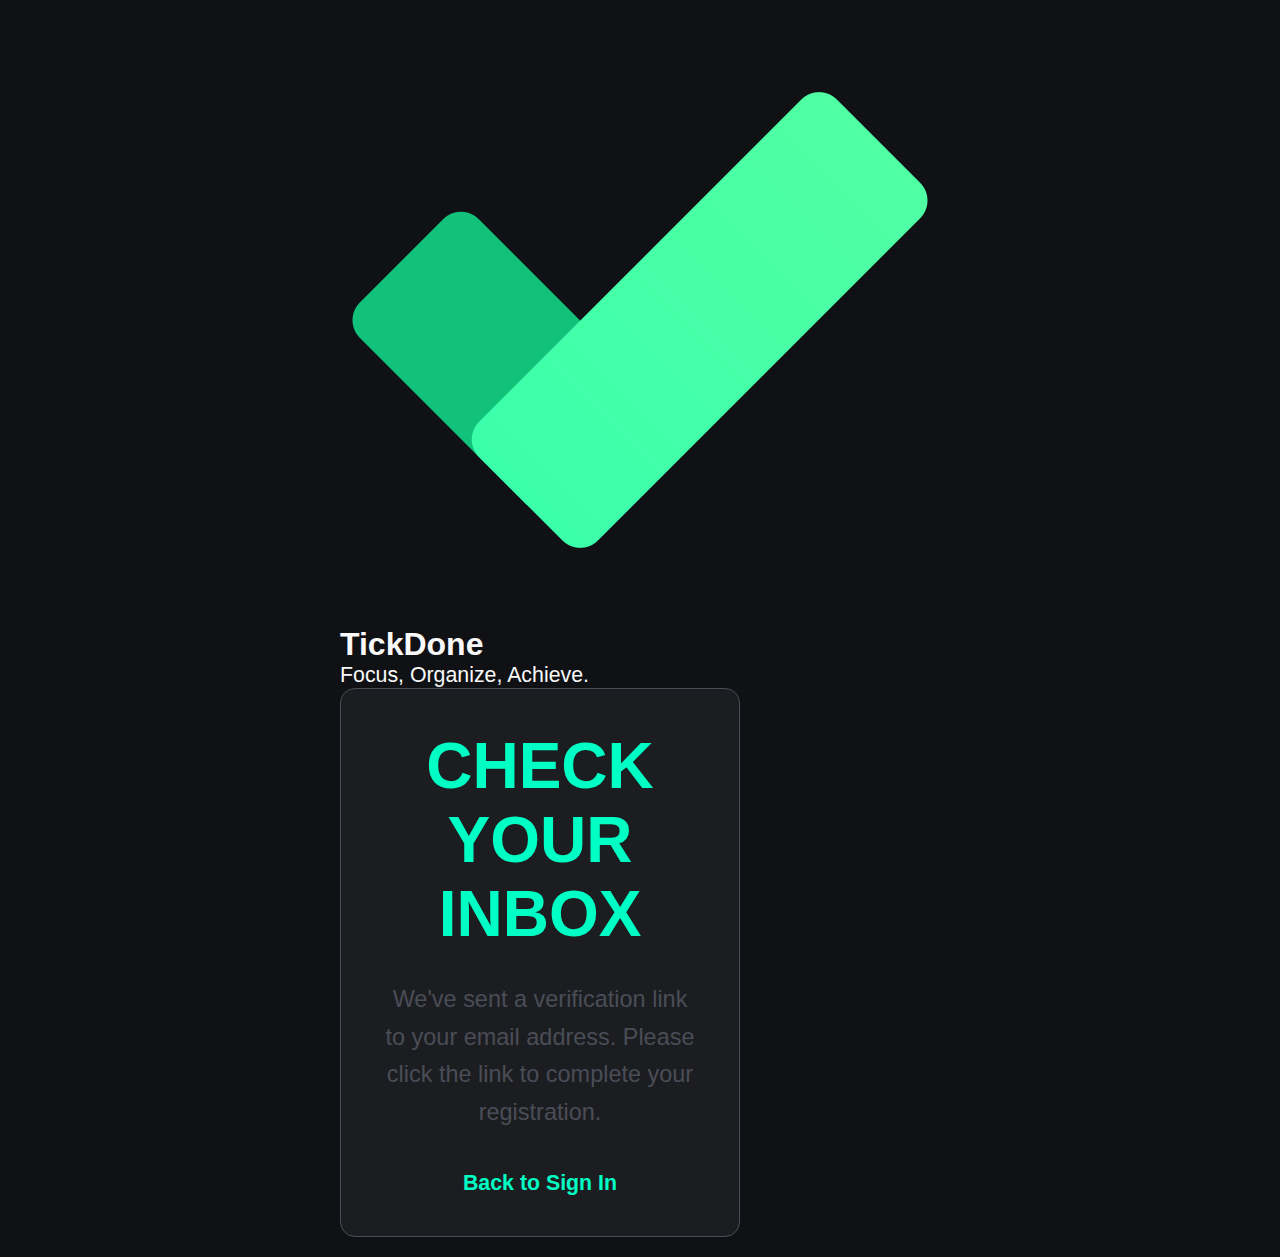
<file: TickDone/verify_email.html>
<!DOCTYPE html>
<html lang="en">
<head>
    <meta charset="UTF-8">
    <meta name="viewport" content="width=device-width, initial-scale=1.0">
    <title>Verify Your Email - TickDone</title>
    <link rel="icon" type="image/png" href="./assets/images/logo.png">
    <link rel="stylesheet" href="./assets/css/global.css">
    <link rel="stylesheet" href="./assets/css/auth.css">
</head>
<body>
    <div class="auth-container">
        <!-- Left Panel for Decoration -->
        <div class="auth-panel-left">
            <img src="./assets/images/logo.png" alt="TickDone Logo">
            <h2>TickDone</h2>
            <p>Focus, Organize, Achieve.</p>
        </div>

        <!-- Right Panel for the message -->
        <div class="auth-panel-right">
            <div class="auth-wrapper" style="text-align: center;">
                <h1 style="text-align: center;">Check Your Inbox</h1>
                <p style="color: var(--secondary-color); font-size: 1.1rem; line-height: 1.6;">
                    We've sent a verification link to your email address. Please click the link to complete your registration.
                </p>
                <p class="auth-switch" style="text-align: center; margin-top: 20px;">
                    <a href="login.html">Back to Sign In</a>
                </p>
            </div>
        </div>
    </div>
</body>
</html>
</file>
<file: docs/assets/css/global.css>
:root {
    --background: #101114;
    --primary-color: #1C1D20;
    --secondary-color: #4A4D57;
    --accent-color: #00FFC4;
    --text-color: #F9F9F9;
    --red-hover: #ff6b6b; /* Or any shade of red you prefer */
}

* {
    margin: 0;
    padding: 0;
    box-sizing: border-box; /* Better default box-sizing */
}

html {
    font-family: 'Segoe UI', Tahoma, Geneva, Verdana, sans-serif;
    font-size: 16pt;
    color: var(--text-color);
}

body {
    min-height: 100vh;
    background-color: var(--background);
}

h1 {
    font-size: 3rem;
    font-weight: 800;
    text-transform: uppercase;
    text-align: center;
    color: var(--accent-color);
}
</file>
<file: docs/assets/css/landing.css>
/* TickDone-Todo-List-Manager/TickDone/assets/css/landing.css */

/* --- General Landing Page Styles --- */
body.landing-page {
    background-color: #0D0D0D;
    color: #E5E7EB;
    font-family: 'Segoe UI', Tahoma, Geneva, Verdana, sans-serif;
    overflow-x: hidden;
    position: relative;
}

.highlight {
    color: var(--accent-color);
}

/* --- Decorative Background Glows --- */
.glow-element {
    position: fixed;
    border-radius: 50%;
    filter: blur(200px);
    pointer-events: none;
    z-index: -1;
}

.glow-element.top-left {
    width: 500px;
    height: 500px;
    top: -250px;
    left: -250px;
    background: rgba(0, 255, 196, 0.1);
}

.glow-element.bottom-right {
    width: 500px;
    height: 500px;
    bottom: -250px;
    right: -250px;
    background: rgba(74, 77, 87, 0.15);
}

/* --- Header --- */
.landing-header {
    display: flex;
    justify-content: space-between;
    align-items: center;
    padding: 20px 5%;
    position: sticky;
    top: 0;
    z-index: 100;
    transition: background-color 0.3s ease, box-shadow 0.3s ease;
}

.landing-header.scrolled {
    background-color: rgba(13, 13, 13, 0.7);
    backdrop-filter: blur(10px);
    -webkit-backdrop-filter: blur(10px);
    box-shadow: 0 4px 30px rgba(0,0,0,0.1);
    border-bottom: 1px solid rgba(255, 255, 255, 0.05);
}

.logo {
    display: flex;
    align-items: center;
    gap: 12px;
    font-weight: 700;
    font-size: 1.5rem;
    color: var(--text-color);
    text-decoration: none;
}

.logo img {
    height: 32px;
}

.landing-nav {
    display: flex;
    align-items: center;
    gap: 15px;
}

.nav-link {
    color: #A0AEC0;
    text-decoration: none;
    font-weight: 600;
    transition: color 200ms ease;
    padding: 8px 12px;
}

.nav-link:hover {
    color: var(--text-color);
}

.nav-button {
    background-color: var(--accent-color);
    color: #0D0D0D;
    padding: 10px 20px;
    border-radius: 8px;
    text-decoration: none;
    font-weight: 700;
    transition: transform 200ms ease, box-shadow 200ms ease;
}

.nav-button:hover {
    transform: translateY(-2px);
    box-shadow: 0 4px 20px rgba(0, 255, 196, 0.25);
}

/* --- Main Content --- */
main {
    max-width: 1200px;
    margin: 0 auto;
    padding: 0 5%;
}

/* --- Hero Section --- */
.hero-section {
    min-height: 80vh;
    display: flex;
    align-items: center;
    justify-content: space-between;
    gap: 4rem;
    padding: 4rem 0;
}

.hero-content {
    flex: 1;
    max-width: 50%;
}

.hero-content h1 {
    font-size: 4.5rem;
    font-weight: 800;
    line-height: 1.1;
    margin-bottom: 1.5rem;
    color: var(--text-color);
    text-align: left;
    text-transform: none;
}

.hero-content p {
    font-size: 1.25rem;
    color: #A0AEC0;
    margin-bottom: 2.5rem;
    line-height: 1.6;
}

.hero-buttons {
    display: flex;
    gap: 1rem;
}

/* --- Hero Graphic --- */
.hero-graphic-container {
    flex: 1;
    max-width: 45%;
    perspective: 1500px;
}

.hero-graphic {
    background: rgba(28, 29, 32, 0.5);
    border: 1px solid rgba(255, 255, 255, 0.1);
    border-radius: 12px;
    padding: 1rem;
    box-shadow: 0 25px 50px -12px rgba(0,0,0,0.5);
    backdrop-filter: blur(8px);
    -webkit-backdrop-filter: blur(8px);
    transform: rotateY(-15deg) rotateX(10deg);
    transition: transform 0.4s ease-out;
}

.mock-browser-header {
    display: flex;
    align-items: center;
    padding-bottom: 1rem;
    border-bottom: 1px solid rgba(255, 255, 255, 0.1);
}

.dots span {
    display: inline-block;
    width: 12px;
    height: 12px;
    border-radius: 50%;
    margin-right: 8px;
    background-color: #4A4D57;
}
.dots span:nth-child(1) { background-color: #ff5f56; }
.dots span:nth-child(2) { background-color: #ffbd2e; }
.dots span:nth-child(3) { background-color: #27c93f; }

.mock-browser-content {
    padding-top: 1rem;
    display: flex;
    flex-direction: column;
    gap: 0.75rem;
}

.task-item {
    background: rgba(13, 13, 13, 0.5);
    padding: 0.75rem 1rem;
    border-radius: 6px;
    display: flex;
    align-items: center;
    gap: 1rem;
    transition: transform 0.2s ease;
}
.task-item:hover {
    transform: translateX(5px);
}

.task-item .check-icon {
    width: 20px;
    height: 20px;
    border: 2px solid var(--secondary-color);
    border-radius: 50%;
    display: flex;
    align-items: center;
    justify-content: center;
    font-size: 0.8rem;
    font-weight: bold;
    color: transparent;
    transition: all 0.2s ease;
}

.task-item.done p {
    text-decoration: line-through;
    color: #A0AEC0;
}

.task-item.done .check-icon {
    background-color: var(--accent-color);
    border-color: var(--accent-color);
    color: #0D0D0D;
}


/* --- Features Section --- */
.features-section {
    padding: 6rem 0;
}
.section-title {
    text-align: center;
    margin-bottom: 4rem;
}
.section-title h2 {
    font-size: 2.5rem;
    font-weight: 700;
    margin-bottom: 1rem;
}
.section-title p {
    font-size: 1.1rem;
    color: #A0AEC0;
    max-width: 600px;
    margin: 0 auto;
}

.features-grid {
    display: grid;
    grid-template-columns: repeat(3, 1fr);
    gap: 2rem;
}

.feature-card {
    background: rgba(28, 29, 32, 0.5);
    border: 1px solid rgba(255, 255, 255, 0.1);
    border-radius: 12px;
    padding: 2rem;
    transition: transform 0.3s ease, box-shadow 0.3s ease, border-color 0.3s ease;
}

.feature-card:hover {
    transform: translateY(-8px);
    box-shadow: 0 10px 30px rgba(0, 255, 196, 0.1);
    border-color: rgba(0, 255, 196, 0.3);
}

.feature-icon {
    width: 50px;
    height: 50px;
    background-color: rgba(0, 255, 196, 0.1);
    color: var(--accent-color);
    border-radius: 8px;
    display: flex;
    align-items: center;
    justify-content: center;
    margin-bottom: 1.5rem;
}

.feature-card h3 {
    font-size: 1.5rem;
    margin-bottom: 0.75rem;
    color: var(--text-color);
}

.feature-card p {
    color: #A0AEC0;
    line-height: 1.6;
}

/* --- NEW: Showcase Section --- */
.showcase-section {
    padding: 6rem 0;
    display: flex;
    align-items: center;
    gap: 4rem;
}
.showcase-graphic-container {
    flex: 1.2; /* Give image slightly more space */
    perspective: 1500px;
}
.showcase-graphic {
    background-color: #1C1D20;
    border: 1px solid rgba(255, 255, 255, 0.1);
    border-radius: 12px;
    padding: 10px;
    box-shadow: 0 25px 50px -12px rgba(0,0,0,0.5);
    transform: rotateY(15deg) rotateX(5deg);
    transition: transform 0.4s ease-out;
}
.showcase-graphic img {
    width: 100%;
    display: block;
    border-radius: 6px;
}
.showcase-content {
    flex: 1;
}
.section-title-small {
    font-size: 2.5rem;
    font-weight: 700;
    margin-bottom: 1.5rem;
    color: var(--text-color);
}
.showcase-content p {
    font-size: 1.1rem;
    color: #A0AEC0;
    line-height: 1.6;
    margin-bottom: 2rem;
}


/* --- CTA Banner --- */
.cta-banner-section {
    padding: 6rem 0;
}
.cta-banner {
    background: linear-gradient(45deg, var(--primary-color), #2D3748);
    border: 1px solid rgba(255, 255, 255, 0.1);
    text-align: center;
    padding: 4rem;
    border-radius: 16px;
}
.cta-banner h2 {
    font-size: 2.5rem;
    margin-bottom: 1rem;
}
.cta-banner p {
    font-size: 1.1rem;
    color: #A0AEC0;
    max-width: 600px;
    margin: 0 auto 2rem;
}

/* --- Buttons --- */
.cta-button {
    padding: 14px 32px;
    border-radius: 8px;
    text-decoration: none;
    font-weight: 700;
    font-size: 1rem;
    transition: all 0.2s ease;
    display: inline-block;
    border: 2px solid transparent;
}

.cta-button.primary {
    background-color: var(--accent-color);
    color: #0D0D0D;
}
.cta-button.primary:hover {
    transform: translateY(-3px);
    box-shadow: 0 8px 25px rgba(0, 255, 196, 0.3);
}

.cta-button.secondary {
    background-color: transparent;
    color: var(--text-color);
    border-color: var(--secondary-color);
}
.cta-button.secondary:hover {
    background-color: var(--secondary-color);
    border-color: var(--secondary-color);
    color: white;
}
.cta-button.large {
    padding: 16px 40px;
    font-size: 1.1rem;
}

/* --- Footer --- */
.landing-footer {
    text-align: center;
    padding: 3rem 0;
    color: #A0AEC0;
    border-top: 1px solid rgba(255, 255, 255, 0.1);
    margin-top: 2rem;
}

/* --- Animations --- */
html {
    scroll-behavior: smooth;
}
.animate-on-scroll {
    opacity: 0;
    transform: translateY(20px);
    transition: opacity 0.6s ease-out, transform 0.6s ease-out;
}
.animate-on-scroll.is-visible {
    opacity: 1;
    transform: translateY(0);
}
.feature-card.animate-on-scroll:nth-child(2) { transition-delay: 0.1s; }
.feature-card.animate-on-scroll:nth-child(3) { transition-delay: 0.2s; }
.hero-graphic-container.animate-on-scroll { transition-delay: 0.2s; }
.showcase-graphic-container.animate-on-scroll { transition-delay: 0.1s; }


/* --- Responsive Design --- */
@media (max-width: 1024px) {
    .hero-section {
        flex-direction: column;
        text-align: center;
        min-height: auto;
    }
    .hero-content {
        max-width: 100%;
    }
    .hero-content h1 {
        font-size: 3.5rem;
        text-align: center;
    }
    .hero-buttons {
        justify-content: center;
    }
    .hero-graphic-container {
        max-width: 80%;
    }
    .features-grid {
        grid-template-columns: 1fr 1fr;
    }
    .showcase-section {
        flex-direction: column-reverse; /* Stack text below image */
    }
}

@media (max-width: 768px) {
    .features-grid {
        grid-template-columns: 1fr;
    }
    .hero-graphic-container {
        display: none; /* Hide complex graphic on smaller screens to save space */
    }
    .hero-content h1 {
        font-size: 2.8rem;
    }
    .hero-content p {
        font-size: 1.1rem;
    }
    .nav-link {
        display: none; /* Simplify header */
    }
    .showcase-section, .features-section, .hero-section, .cta-banner-section {
        padding: 4rem 0;
    }
    .section-title-small, .section-title h2, .cta-banner h2 {
        font-size: 2rem;
    }
}
</file>
<file: TickDone/assets/css/global.css>
:root {
    --background: #101114;
    --primary-color: #1C1D20;
    --secondary-color: #4A4D57;
    --accent-color: #00FFC4;
    --text-color: #F9F9F9;
}

* {
    margin: 0;
    padding: 0;
    box-sizing: border-box; /* Better default box-sizing */
}

html {
    font-family: 'Segoe UI', Tahoma, Geneva, Verdana, sans-serif;
    font-size: 16pt;
    color: var(--text-color);
}

body {
    min-height: 100vh;
    background-color: var(--background);
}

h1 {
    font-size: 3rem;
    font-weight: 800;
    text-transform: uppercase;
    text-align: center;
    color: var(--accent-color);
}
</file>
<file: TickDone/assets/css/landing.css>
/* TickDone-Todo-List-Manager/TickDone/assets/css/landing.css */

/* --- General Landing Page Styles --- */
body.landing-page {
    background-color: #0D0D0D;
    color: #E5E7EB;
    font-family: 'Segoe UI', Tahoma, Geneva, Verdana, sans-serif;
    overflow-x: hidden;
    position: relative;
}

.highlight {
    color: var(--accent-color);
}

/* --- Decorative Background Glows --- */
.glow-element {
    position: fixed;
    border-radius: 50%;
    filter: blur(200px);
    pointer-events: none;
    z-index: -1;
}

.glow-element.top-left {
    width: 500px;
    height: 500px;
    top: -250px;
    left: -250px;
    background: rgba(0, 255, 196, 0.1);
}

.glow-element.bottom-right {
    width: 500px;
    height: 500px;
    bottom: -250px;
    right: -250px;
    background: rgba(74, 77, 87, 0.15);
}

/* --- Header --- */
.landing-header {
    display: flex;
    justify-content: space-between;
    align-items: center;
    padding: 20px 5%;
    position: sticky;
    top: 0;
    z-index: 100;
    transition: background-color 0.3s ease, box-shadow 0.3s ease;
}

.landing-header.scrolled {
    background-color: rgba(13, 13, 13, 0.7);
    backdrop-filter: blur(10px);
    -webkit-backdrop-filter: blur(10px);
    box-shadow: 0 4px 30px rgba(0,0,0,0.1);
    border-bottom: 1px solid rgba(255, 255, 255, 0.05);
}

.logo {
    display: flex;
    align-items: center;
    gap: 12px;
    font-weight: 700;
    font-size: 1.5rem;
    color: var(--text-color);
    text-decoration: none;
}

.logo img {
    height: 32px;
}

.landing-nav {
    display: flex;
    align-items: center;
    gap: 15px;
}

.nav-link {
    color: #A0AEC0;
    text-decoration: none;
    font-weight: 600;
    transition: color 200ms ease;
    padding: 8px 12px;
}

.nav-link:hover {
    color: var(--text-color);
}

.nav-button {
    background-color: var(--accent-color);
    color: #0D0D0D;
    padding: 10px 20px;
    border-radius: 8px;
    text-decoration: none;
    font-weight: 700;
    transition: transform 200ms ease, box-shadow 200ms ease;
}

.nav-button:hover {
    transform: translateY(-2px);
    box-shadow: 0 4px 20px rgba(0, 255, 196, 0.25);
}

/* --- Main Content --- */
main {
    max-width: 1200px;
    margin: 0 auto;
    padding: 0 5%;
}

/* --- Hero Section --- */
.hero-section {
    min-height: 80vh;
    display: flex;
    align-items: center;
    justify-content: space-between;
    gap: 4rem;
    padding: 4rem 0;
}

.hero-content {
    flex: 1;
    max-width: 50%;
}

.hero-content h1 {
    font-size: 4.5rem;
    font-weight: 800;
    line-height: 1.1;
    margin-bottom: 1.5rem;
    color: var(--text-color);
    text-align: left;
    text-transform: none;
}

.hero-content p {
    font-size: 1.25rem;
    color: #A0AEC0;
    margin-bottom: 2.5rem;
    line-height: 1.6;
}

.hero-buttons {
    display: flex;
    gap: 1rem;
}

/* --- Hero Graphic --- */
.hero-graphic-container {
    flex: 1;
    max-width: 45%;
    perspective: 1500px;
}

.hero-graphic {
    background: rgba(28, 29, 32, 0.5);
    border: 1px solid rgba(255, 255, 255, 0.1);
    border-radius: 12px;
    padding: 1rem;
    box-shadow: 0 25px 50px -12px rgba(0,0,0,0.5);
    backdrop-filter: blur(8px);
    -webkit-backdrop-filter: blur(8px);
    transform: rotateY(-15deg) rotateX(10deg);
    transition: transform 0.4s ease-out;
}

.mock-browser-header {
    display: flex;
    align-items: center;
    padding-bottom: 1rem;
    border-bottom: 1px solid rgba(255, 255, 255, 0.1);
}

.dots span {
    display: inline-block;
    width: 12px;
    height: 12px;
    border-radius: 50%;
    margin-right: 8px;
    background-color: #4A4D57;
}
.dots span:nth-child(1) { background-color: #ff5f56; }
.dots span:nth-child(2) { background-color: #ffbd2e; }
.dots span:nth-child(3) { background-color: #27c93f; }

.mock-browser-content {
    padding-top: 1rem;
    display: flex;
    flex-direction: column;
    gap: 0.75rem;
}

.task-item {
    background: rgba(13, 13, 13, 0.5);
    padding: 0.75rem 1rem;
    border-radius: 6px;
    display: flex;
    align-items: center;
    gap: 1rem;
    transition: transform 0.2s ease;
}
.task-item:hover {
    transform: translateX(5px);
}

.task-item .check-icon {
    width: 20px;
    height: 20px;
    border: 2px solid var(--secondary-color);
    border-radius: 50%;
    display: flex;
    align-items: center;
    justify-content: center;
    font-size: 0.8rem;
    font-weight: bold;
    color: transparent;
    transition: all 0.2s ease;
}

.task-item.done p {
    text-decoration: line-through;
    color: #A0AEC0;
}

.task-item.done .check-icon {
    background-color: var(--accent-color);
    border-color: var(--accent-color);
    color: #0D0D0D;
}


/* --- Features Section --- */
.features-section {
    padding: 6rem 0;
}
.section-title {
    text-align: center;
    margin-bottom: 4rem;
}
.section-title h2 {
    font-size: 2.5rem;
    font-weight: 700;
    margin-bottom: 1rem;
}
.section-title p {
    font-size: 1.1rem;
    color: #A0AEC0;
    max-width: 600px;
    margin: 0 auto;
}

.features-grid {
    display: grid;
    grid-template-columns: repeat(3, 1fr);
    gap: 2rem;
}

.feature-card {
    background: rgba(28, 29, 32, 0.5);
    border: 1px solid rgba(255, 255, 255, 0.1);
    border-radius: 12px;
    padding: 2rem;
    transition: transform 0.3s ease, box-shadow 0.3s ease, border-color 0.3s ease;
}

.feature-card:hover {
    transform: translateY(-8px);
    box-shadow: 0 10px 30px rgba(0, 255, 196, 0.1);
    border-color: rgba(0, 255, 196, 0.3);
}

.feature-icon {
    width: 50px;
    height: 50px;
    background-color: rgba(0, 255, 196, 0.1);
    color: var(--accent-color);
    border-radius: 8px;
    display: flex;
    align-items: center;
    justify-content: center;
    margin-bottom: 1.5rem;
}

.feature-card h3 {
    font-size: 1.5rem;
    margin-bottom: 0.75rem;
    color: var(--text-color);
}

.feature-card p {
    color: #A0AEC0;
    line-height: 1.6;
}

/* --- NEW: Showcase Section --- */
.showcase-section {
    padding: 6rem 0;
    display: flex;
    align-items: center;
    gap: 4rem;
}
.showcase-graphic-container {
    flex: 1.2; /* Give image slightly more space */
    perspective: 1500px;
}
.showcase-graphic {
    background-color: #1C1D20;
    border: 1px solid rgba(255, 255, 255, 0.1);
    border-radius: 12px;
    padding: 10px;
    box-shadow: 0 25px 50px -12px rgba(0,0,0,0.5);
    transform: rotateY(15deg) rotateX(5deg);
    transition: transform 0.4s ease-out;
}
.showcase-graphic img {
    width: 100%;
    display: block;
    border-radius: 6px;
}
.showcase-content {
    flex: 1;
}
.section-title-small {
    font-size: 2.5rem;
    font-weight: 700;
    margin-bottom: 1.5rem;
    color: var(--text-color);
}
.showcase-content p {
    font-size: 1.1rem;
    color: #A0AEC0;
    line-height: 1.6;
    margin-bottom: 2rem;
}


/* --- CTA Banner --- */
.cta-banner-section {
    padding: 6rem 0;
}
.cta-banner {
    background: linear-gradient(45deg, var(--primary-color), #2D3748);
    border: 1px solid rgba(255, 255, 255, 0.1);
    text-align: center;
    padding: 4rem;
    border-radius: 16px;
}
.cta-banner h2 {
    font-size: 2.5rem;
    margin-bottom: 1rem;
}
.cta-banner p {
    font-size: 1.1rem;
    color: #A0AEC0;
    max-width: 600px;
    margin: 0 auto 2rem;
}

/* --- Buttons --- */
.cta-button {
    padding: 14px 32px;
    border-radius: 8px;
    text-decoration: none;
    font-weight: 700;
    font-size: 1rem;
    transition: all 0.2s ease;
    display: inline-block;
    border: 2px solid transparent;
}

.cta-button.primary {
    background-color: var(--accent-color);
    color: #0D0D0D;
}
.cta-button.primary:hover {
    transform: translateY(-3px);
    box-shadow: 0 8px 25px rgba(0, 255, 196, 0.3);
}

.cta-button.secondary {
    background-color: transparent;
    color: var(--text-color);
    border-color: var(--secondary-color);
}
.cta-button.secondary:hover {
    background-color: var(--secondary-color);
    border-color: var(--secondary-color);
    color: white;
}
.cta-button.large {
    padding: 16px 40px;
    font-size: 1.1rem;
}

/* --- Footer --- */
.landing-footer {
    text-align: center;
    padding: 3rem 0;
    color: #A0AEC0;
    border-top: 1px solid rgba(255, 255, 255, 0.1);
    margin-top: 2rem;
}

/* --- Animations --- */
html {
    scroll-behavior: smooth;
}
.animate-on-scroll {
    opacity: 0;
    transform: translateY(20px);
    transition: opacity 0.6s ease-out, transform 0.6s ease-out;
}
.animate-on-scroll.is-visible {
    opacity: 1;
    transform: translateY(0);
}
.feature-card.animate-on-scroll:nth-child(2) { transition-delay: 0.1s; }
.feature-card.animate-on-scroll:nth-child(3) { transition-delay: 0.2s; }
.hero-graphic-container.animate-on-scroll { transition-delay: 0.2s; }
.showcase-graphic-container.animate-on-scroll { transition-delay: 0.1s; }


/* --- Responsive Design --- */
@media (max-width: 1024px) {
    .hero-section {
        flex-direction: column;
        text-align: center;
        min-height: auto;
    }
    .hero-content {
        max-width: 100%;
    }
    .hero-content h1 {
        font-size: 3.5rem;
        text-align: center;
    }
    .hero-buttons {
        justify-content: center;
    }
    .hero-graphic-container {
        max-width: 80%;
    }
    .features-grid {
        grid-template-columns: 1fr 1fr;
    }
    .showcase-section {
        flex-direction: column-reverse; /* Stack text below image */
    }
}

@media (max-width: 768px) {
    .features-grid {
        grid-template-columns: 1fr;
    }
    .hero-graphic-container {
        display: none; /* Hide complex graphic on smaller screens to save space */
    }
    .hero-content h1 {
        font-size: 2.8rem;
    }
    .hero-content p {
        font-size: 1.1rem;
    }
    .nav-link {
        display: none; /* Simplify header */
    }
    .showcase-section, .features-section, .hero-section, .cta-banner-section {
        padding: 4rem 0;
    }
    .section-title-small, .section-title h2, .cta-banner h2 {
        font-size: 2rem;
    }
}
</file>
<file: docs/assets/css/about.css>
/* TickDone-Todo-List-Manager/TickDone/assets/css/about.css */

body.about-page {
    background-color: #0D0D0D;
    color: #E5E7EB;
    font-family: 'Segoe UI', Tahoma, Geneva, Verdana, sans-serif;
    overflow-x: hidden;
    position: relative;
}

.highlight {
    color: var(--accent-color);
}

/* --- Decorative Background Glows (Same as landing) --- */
.glow-element {
    position: fixed;
    border-radius: 50%;
    filter: blur(200px);
    pointer-events: none;
    z-index: -1;
}

.glow-element.top-left {
    width: 500px;
    height: 500px;
    top: -250px;
    left: -250px;
    background: rgba(0, 255, 196, 0.1);
}

.glow-element.bottom-right {
    width: 500px;
    height: 500px;
    bottom: -250px;
    right: -250px;
    background: rgba(74, 77, 87, 0.15);
}

/* --- Header --- */
.about-header {
    display: flex;
    justify-content: space-between;
    align-items: center;
    padding: 20px 5%;
    position: sticky;
    top: 0;
    z-index: 100;
    transition: background-color 0.3s ease, box-shadow 0.3s ease;
}

.about-header.scrolled {
    background-color: rgba(13, 13, 13, 0.7);
    backdrop-filter: blur(10px);
    -webkit-backdrop-filter: blur(10px);
    box-shadow: 0 4px 30px rgba(0,0,0,0.1);
    border-bottom: 1px solid rgba(255, 255, 255, 0.05);
}

/* --- FIXED: Header Logo and Nav Styles --- */
.logo {
    display: flex;
    align-items: center;
    gap: 12px;
    font-weight: 700;
    font-size: 1.5rem;
    color: var(--text-color);
    text-decoration: none;
}

.logo img {
    height: 32px;
    width: auto; /* Maintain aspect ratio */
}

.about-nav {
    display: flex;
    align-items: center;
}

.nav-button {
    background-color: var(--accent-color);
    color: #0D0D0D;
    padding: 10px 20px;
    border-radius: 8px;
    text-decoration: none;
    font-weight: 700;
    transition: transform 200ms ease, box-shadow 200ms ease;
}

.nav-button:hover {
    transform: translateY(-2px);
    box-shadow: 0 4px 20px rgba(0, 255, 196, 0.25);
}


/* --- Main Content --- */
.about-main {
    max-width: 1000px;
    margin: 0 auto;
    padding: 4rem 5%;
}

/* --- Project Info Section --- */
.project-info-section {
    padding-bottom: 6rem;
    text-align: center;
}
.project-card {
    background: rgba(28, 29, 32, 0.5);
    border: 1px solid rgba(255, 255, 255, 0.1);
    border-radius: 16px;
    padding: 3rem;
    box-shadow: 0 25px 50px -12px rgba(0,0,0,0.5);
    backdrop-filter: blur(8px);
    -webkit-backdrop-filter: blur(8px);
}
.project-title {
    font-size: 3rem;
    font-weight: 800;
    color: var(--accent-color);
    margin-bottom: 0.5rem;
}
.project-subtitle {
    font-size: 1.5rem;
    color: var(--text-color);
    margin-bottom: 2rem;
    font-weight: 600;
}
.project-description {
    font-size: 1.1rem;
    color: #A0AEC0;
    line-height: 1.7;
    max-width: 700px;
    margin: 0 auto;
}

/* --- Team Section --- */
.team-section {
    padding-bottom: 4rem;
}
.section-title {
    text-align: center;
    margin-bottom: 4rem;
}
.section-title h2 {
    font-size: 2.5rem;
    font-weight: 700;
}

.team-grid {
    display: grid;
    grid-template-columns: repeat(auto-fit, minmax(250px, 1fr));
    gap: 2rem;
}

.team-card {
    background: rgba(28, 29, 32, 0.5);
    border: 1px solid rgba(255, 255, 255, 0.1);
    border-radius: 12px;
    padding: 2rem;
    text-align: center;
    transition: transform 0.3s ease, box-shadow 0.3s ease, border-color 0.3s ease;
}
.team-card:hover {
    transform: translateY(-10px);
    box-shadow: 0 15px 40px rgba(0, 255, 196, 0.15);
    border-color: rgba(0, 255, 196, 0.4);
}
.team-card-icon {
    width: 80px;
    height: 80px;
    margin: 0 auto 1.5rem;
    border-radius: 50%;
    background-color: var(--background);
    display: flex;
    align-items: center;
    justify-content: center;
    border: 2px solid var(--secondary-color);
}
.team-card-icon svg {
    width: 40px;
    height: 40px;
    fill: var(--secondary-color);
}
.team-card h3 {
    font-size: 1.25rem;
    color: var(--text-color);
    margin-bottom: 0.25rem;
}
.team-card p {
    color: var(--accent-color);
    font-weight: 600;
}

/* --- Animations (Same as landing) --- */
.animate-on-scroll {
    opacity: 0;
    transform: translateY(30px);
    transition: opacity 0.6s ease-out, transform 0.6s ease-out;
}
.animate-on-scroll.is-visible {
    opacity: 1;
    transform: translateY(0);
}
/* Staggered delay for team cards */
.team-card.animate-on-scroll:nth-child(1) { transition-delay: 0.1s; }
.team-card.animate-on-scroll:nth-child(2) { transition-delay: 0.2s; }
.team-card.animate-on-scroll:nth-child(3) { transition-delay: 0.3s; }
.team-card.animate-on-scroll:nth-child(4) { transition-delay: 0.4s; }
.team-card.animate-on-scroll:nth-child(5) { transition-delay: 0.5s; }
.team-card.animate-on-scroll:nth-child(6) { transition-delay: 0.6s; }
.team-card.animate-on-scroll:nth-child(7) { transition-delay: 0.7s; }

/* --- Responsive Design --- */
@media (max-width: 768px) {
    .project-title {
        font-size: 2.2rem;
    }
    .project-card {
        padding: 2rem;
    }
    .section-title h2 {
        font-size: 2rem;
    }
}
</file>
<file: TickDone/assets/css/auth.css>
/* Center the form vertically and horizontally */
body {
    display: flex;
    flex-direction: column;
    justify-content: center;
    align-items: center;
    padding: 20px;
}

@keyframes fadeIn {
    from { opacity: 0; transform: translateY(10px); }
    to { opacity: 1; transform: translateY(0); }
}

.auth-wrapper {
    width: 400px;
    max-width: 100%;
    display: flex;
    flex-direction: column;
    gap: 20px;
    background-color: var(--primary-color);
    padding: 40px;
    border-radius: 15px;
    border: 1px solid var(--secondary-color);
    animation: fadeIn 0.5s ease-out;
}

.auth-wrapper h1 {
    margin-bottom: 10px;
}

.auth-form {
    width: 100%;
    display: flex;
    flex-direction: column;
    gap: 15px;
}

.auth-input {
    padding: 12px 20px;
    width: 100%;
    background: #101114;
    border: 2px solid var(--secondary-color);
    border-radius: 10px;
    font: inherit;
    color: var(--text-color);
    caret-color: var(--accent-color);
    transition: border-color 200ms ease;
}

.auth-input:focus {
    outline: none;
    border-color: var(--accent-color);
}

.auth-button {
    padding: 15px;
    background-color: var(--accent-color);
    border: none;
    border-radius: 10px;
    font: inherit;
    font-weight: 600;
    color: var(--background);
    cursor: pointer;
    transition: transform 200ms ease, opacity 200ms ease;
    display: flex;
    justify-content: center;
    align-items: center;
    height: 55px;
}

.auth-button:hover {
    opacity: 0.9;
    transform: translateY(-2px);
}

.loader {
    width: 20px;
    height: 20px;
    border: 3px solid rgba(0, 0, 0, 0.2);
    border-top-color: var(--background);
    border-radius: 50%;
    animation: spin 1s linear infinite;
    display: none;
}

@keyframes spin {
    to { transform: rotate(360deg); }
}

.auth-button.loading .button-text {
    display: none;
}

.auth-button.loading .loader {
    display: block;
}

.auth-button:disabled {
    cursor: not-allowed;
    opacity: 0.7;
}

.auth-switch {
    text-align: center;
    color: var(--secondary-color);
}

.auth-switch a {
    color: var(--accent-color);
    text-decoration: none;
    font-weight: 600;
}

#form-message {
    text-align: center;
    font-size: 0.9rem;
    height: 20px;
}

#form-message.success {
    color: var(--accent-color);
}

#form-message.error {
    color: #ff5555;
}
</file>
<file: TickDone/assets/css/profile.css>
/* TickDone-Todo-List-Manager/TickDone/assets/css/profile.css */

body {
    display: flex;
    align-items: center;
    min-height: 100vh;
    padding: 40px 20px;
}

/* --- ANIMATION --- */
@keyframes fadeInUp {
    from {
        opacity: 0;
        transform: translateY(20px);
    }
    to {
        opacity: 1;
        transform: translateY(0);
    }
}

/* Apply the animation to the main layout wrapper */
.profile-page-layout {
    width: 100%;
    max-width: 1100px;
    margin: 0 auto;
    /* ADDED: This line applies the animation */
    animation: fadeInUp 0.6s ease-out both;
}

/* The profile-container now sits inside the layout wrapper */
.profile-container {
    width: 100%;
}

.profile-content-grid {
    display: grid;
    grid-template-columns: 350px 1fr;
    gap: 30px;
    width: 100%;
}

/* Left Panel (Identity Card) */
.profile-identity-card {
    background-color: #000;
    border-radius: 15px;
    padding: 40px;
    display: flex;
    flex-direction: column;
    align-items: center;
    justify-content: center;
    text-align: center;
}

.profile-identity-card img {
    max-width: 120px;
    margin-bottom: 20px;
}

.profile-identity-card h2 {
    font-size: 2.2rem;
    font-weight: 800;
    color: var(--text-color);
}

.profile-identity-card p {
    color: var(--secondary-color);
    font-size: 1rem;
}

/* Right Panel (Details Card) */
.profile-details-card {
    background-color: var(--primary-color);
    border-radius: 15px;
    padding: 40px 50px;
    border: 1px solid var(--secondary-color);
    display: flex;
    flex-direction: column;
}

.details-header {
    font-size: 1.8rem;
    font-weight: 700;
    color: var(--text-color);
    padding-bottom: 25px;
    margin-bottom: 25px;
    border-bottom: 1px solid var(--secondary-color);
}

.details-grid {
    display: grid;
    grid-template-columns: 1fr 1fr;
    gap: 35px;
    margin-bottom: auto;
}

.detail-item label {
    display: block;
    font-size: 0.9rem;
    color: var(--secondary-color);
    font-weight: 600;
    margin-bottom: 8px;
    text-transform: uppercase;
}

.detail-item p {
    font-size: 1.1rem;
    color: var(--text-color);
    font-weight: 500;
    margin: 0;
}

/* Actions at the bottom */
.profile-actions {
    display: flex;
    gap: 20px;
    margin-top: 40px;
    padding-top: 30px;
    border-top: 1px solid var(--secondary-color);
}

.action-button {
    flex-grow: 1;
    padding: 12px;
    text-align: center;
    text-decoration: none;
    border-radius: 8px;
    font-weight: 700;
    transition: transform 200ms ease, opacity 200ms ease;
}

.action-button:hover {
    opacity: 0.9;
    transform: translateY(-2px);
}

.action-button.primary {
    background-color: var(--accent-color);
    color: var(--background);
}

.action-button.secondary {
    background-color: var(--primary-color);
    color: var(--text-color);
    border: 1px solid var(--secondary-color);
}

/* Responsive adjustments */
@media (max-width: 1000px) {
    .profile-content-grid {
        grid-template-columns: 1fr;
    }
}

@media (max-width: 600px) {
    body {
        padding: 20px;
    }
    .profile-page-layout {
        padding: 0;
    }
    .details-grid {
        grid-template-columns: 1fr;
    }
    .profile-actions {
        flex-direction: column;
    }
}
</file>
